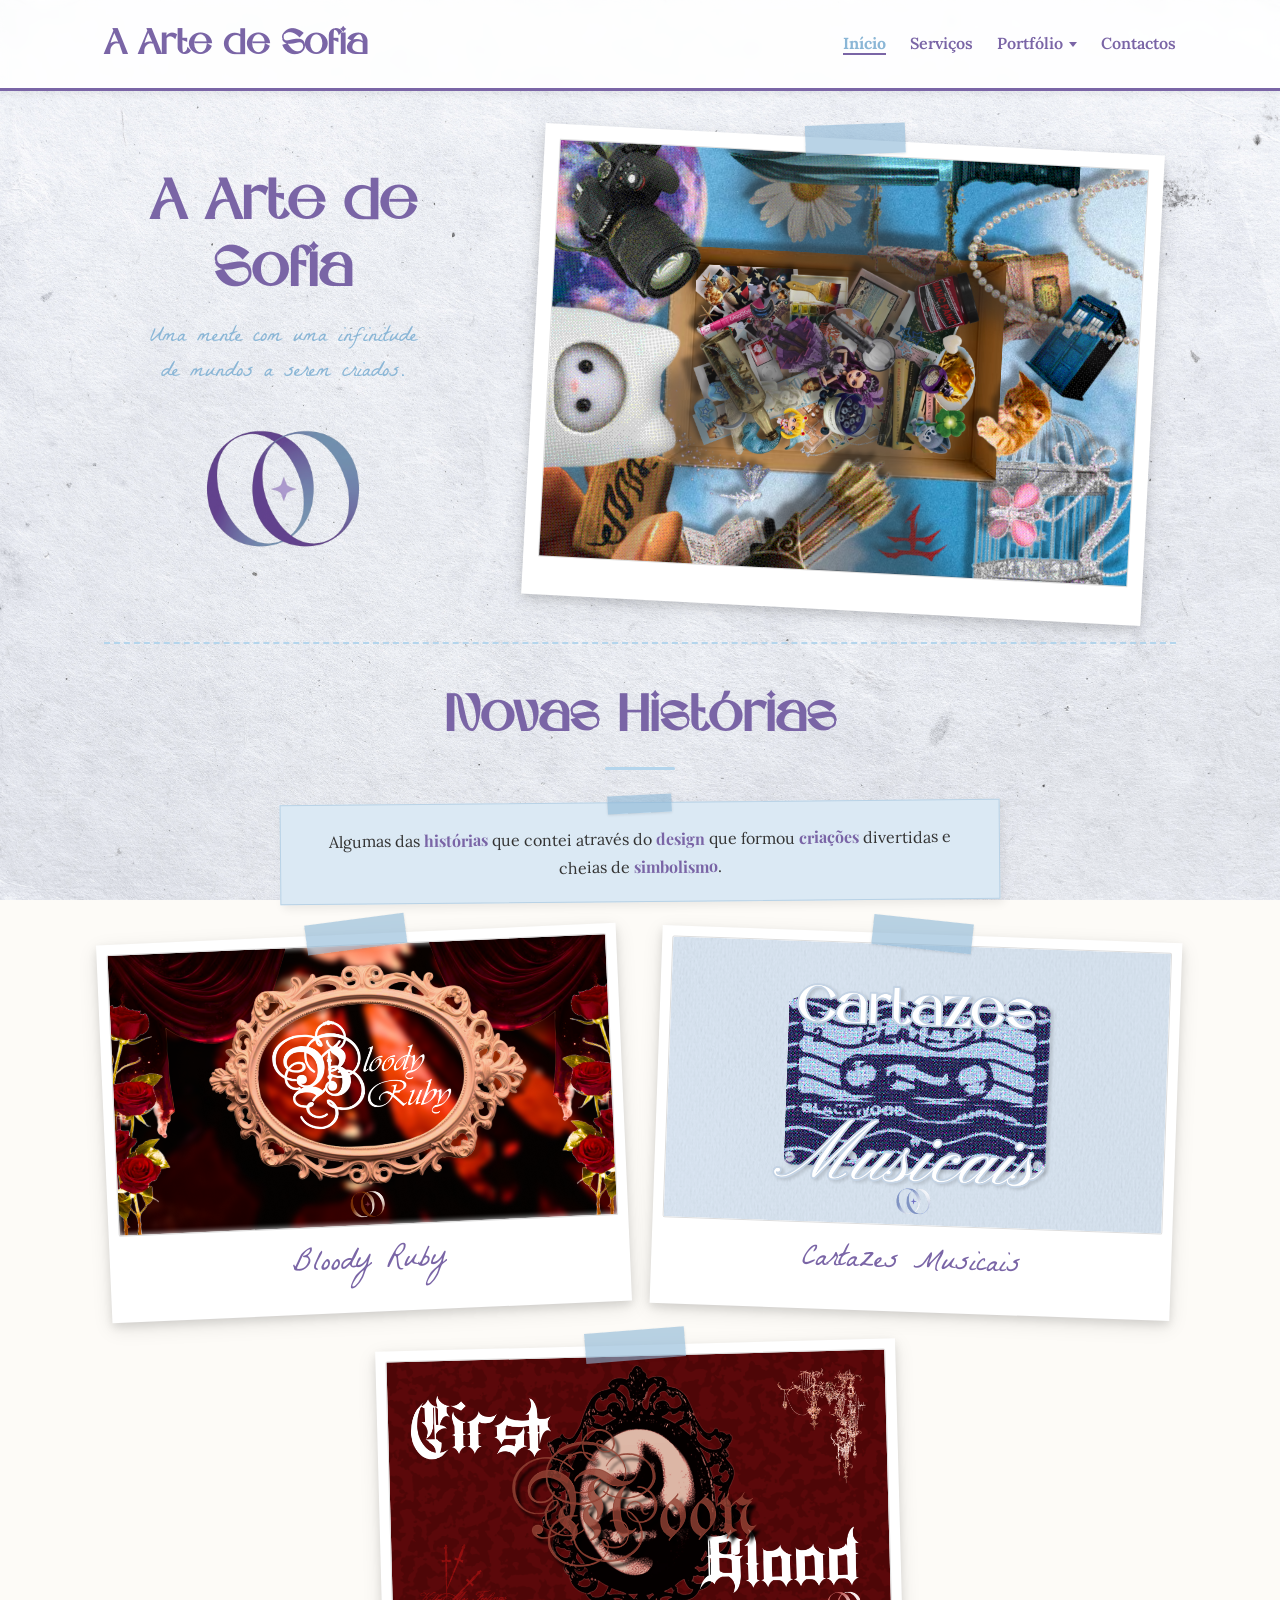
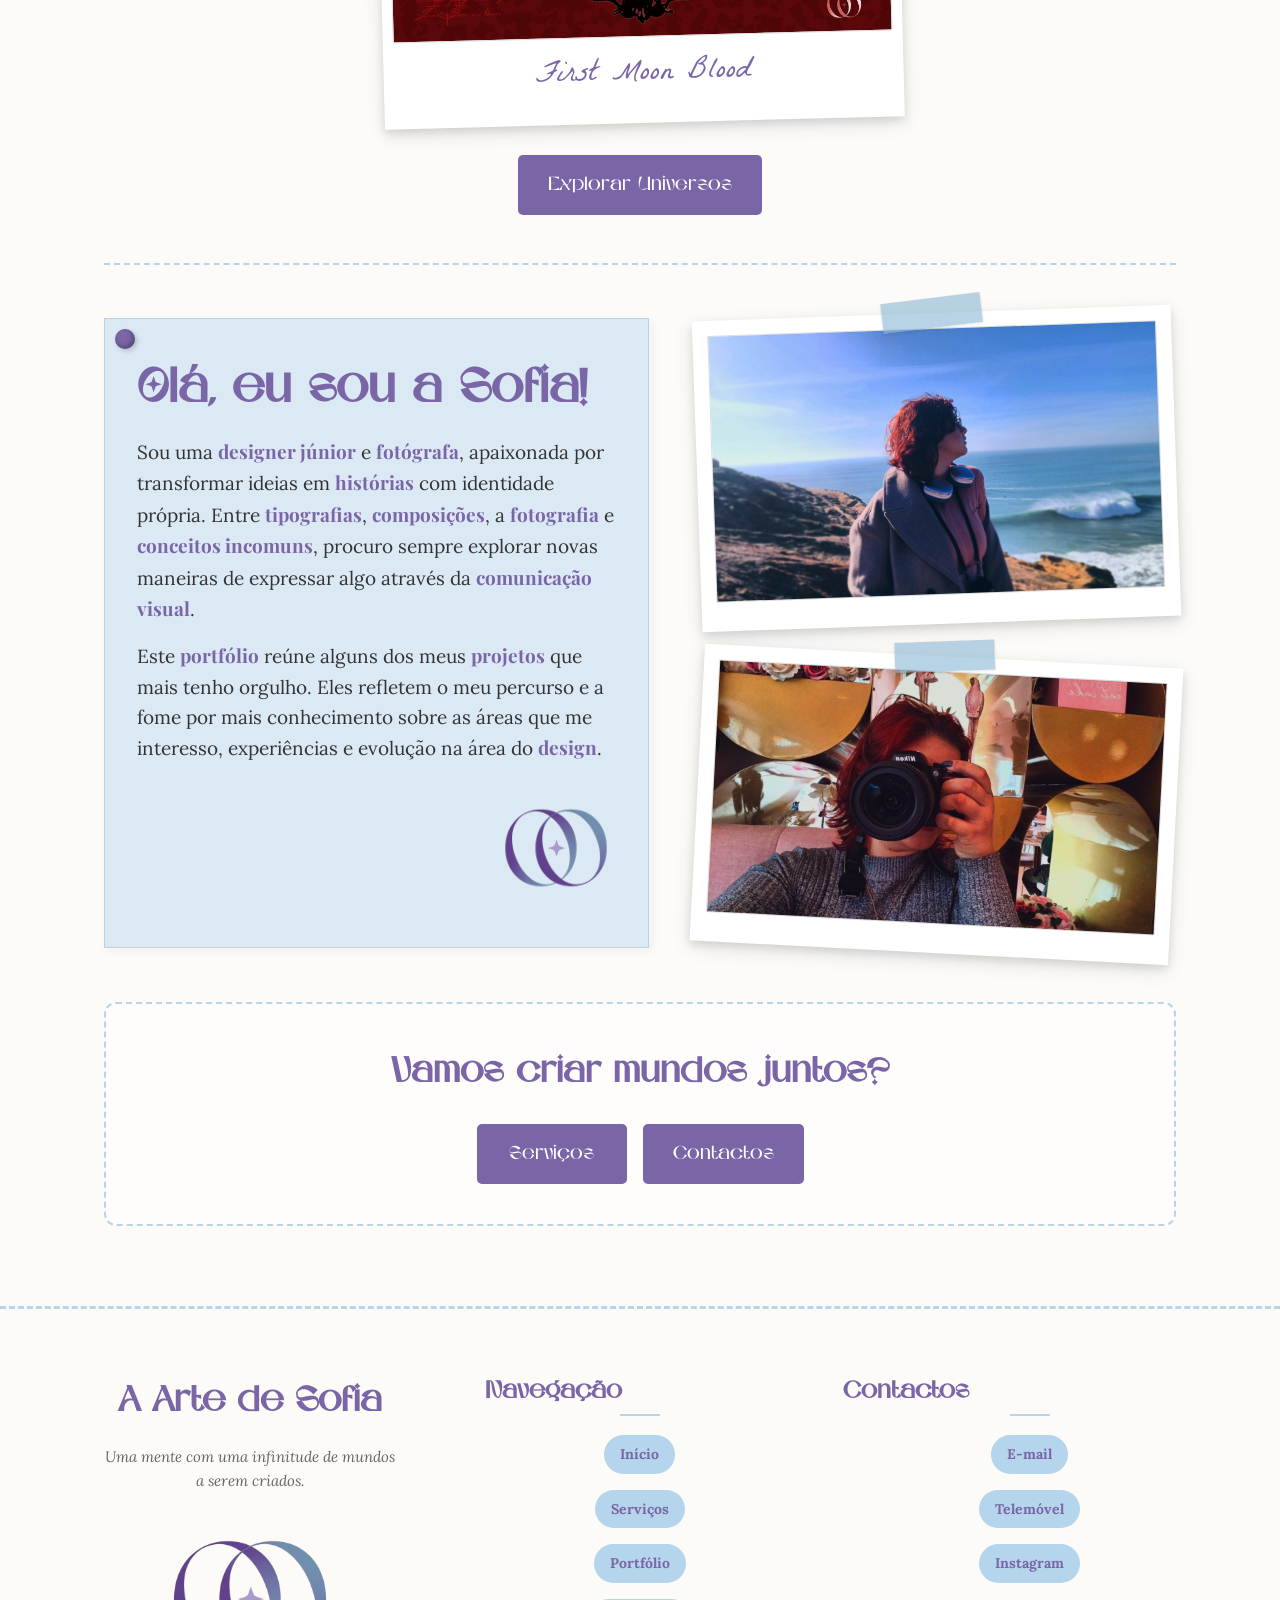
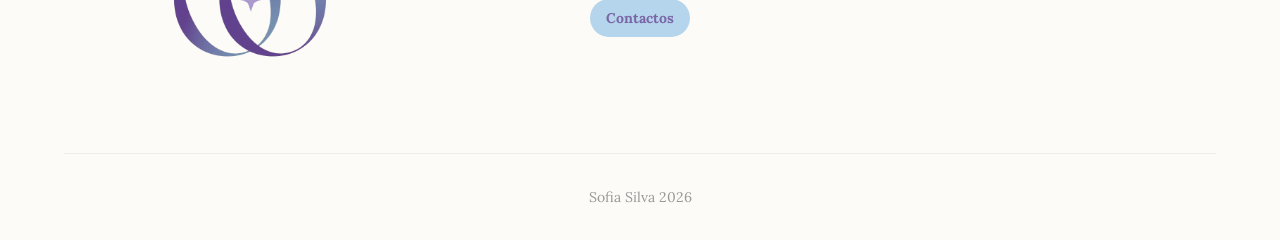
<file: html/index.html>
﻿<!DOCTYPE html>
<html lang="pt-PT">

<head>
    <meta charset="UTF-8">
    <meta name="viewport" content="width=device-width, initial-scale=1.0">
    <title>A Arte de Sofia | Sobre Mim</title>
    <link rel="stylesheet" href="../css/style.css?v=4.22">
    <link rel="icon" type="image/png" href="../images/favicon.png">
</head>

<body>
    <header>
        <nav>
            <a href="index.html" class="logotipo">A Arte de Sofia</a>
            <ul class="ligacoes-navegacao" id="lista-navegacao">
                <li><a href="index.html" class="ativo">Início</a></li>
                <li><a href="services.html">Serviços</a></li>
                <li class="navegacao-portfolio">
                    <details>
                        <summary>Portfólio</summary>
                        <ul class="submenu-portfolio">
                            <li><a href="portfolio.html">Portfólio</a></li>
                            <li><a href="bloody_ruby.html">Bloody Ruby</a></li>
                            <li><a href="cartazes_musicais.html">Cartazes musicais</a></li>
                            <li><a href="first_moon_blood.html">First Moon Blood</a></li>
                        </ul>
                    </details>
                </li>
                <li><a href="contact.html">Contactos</a></li>
            </ul>
            <button type="button" class="alternar-menu" id="botao-menu">
                <div class="barra"></div>
                <div class="barra"></div>
                <div class="barra"></div>
            </button>
        </nav>
    </header>

    <main>
        <section class="hero-zone">
            <div class="texto-hero-zone">
                <h1>A Arte de Sofia</h1>
                <p>Uma mente com uma infinitude <br> de mundos a serem criados.</p>
                <img src="../images/favicon.png" alt="Símbolo da Arte de Sofia" class="imagem-identidade-rodape">
            </div>
            <div class="polaroide polaroide-hero-zone">
                <div class="fita"></div>
                <img class="imagem-hero-zone" src="../images/hero zone.png" alt="Colagem visual que representa o universo criativo de Sofia">
            </div>
        </section>

        <section class="projetos-recentes">
            <h2 class="titulo-projetos-recentes">Novas Histórias</h2>
            <p class="introducao-projetos-recentes nota-introdutoria">Algumas das <strong>histórias</strong> que contei através do <strong>design</strong> que formou <strong>criações</strong> divertidas e cheias de <strong>simbolismo</strong>.</p>
            <div class="grelha-projetos-recentes">
                <a href="bloody_ruby.html" class="polaroide polaroide-projeto">
                    <div class="fita"></div>
                    <img src="../images/Desenvolvimento 31.png" alt="Bloody Ruby - Projeto por Sofia" loading="lazy">
                    <div class="legenda-polaroide">Bloody Ruby</div>
                </a>

                <a href="cartazes_musicais.html" class="polaroide polaroide-projeto">
                    <div class="fita"></div>
                    <img src="../images/Desenvolvimento 36.png" alt="Cartazes musicais - Projeto por Sofia" loading="lazy">
                    <div class="legenda-polaroide">Cartazes Musicais</div>
                </a>

                <a href="first_moon_blood.html" class="polaroide polaroide-projeto">
                    <div class="fita"></div>
                    <img src="../images/Desenvolvimento 26.png" alt="First Moon Blood - Projeto por Sofia" loading="lazy">
                    <div class="legenda-polaroide">First Moon Blood</div>
                </a>
            </div>
            <a class="botao-explorar-universos" href="portfolio.html">Explorar Universos</a>
        </section>

        <section class="destaque introducao-designer">
            <div class="texto-destaque nota-papel">
                <h1>Olá, eu sou a Sofia!</h1>
                <p>Sou uma <strong>designer júnior</strong> e <strong>fotógrafa</strong>, apaixonada por transformar ideias em <strong>histórias</strong> com identidade própria. Entre <strong>tipografias</strong>, <strong>composições</strong>, a <strong>fotografia</strong> e <strong>conceitos incomuns</strong>, procuro sempre explorar novas maneiras de expressar algo através da <strong>comunicação visual</strong>.</p>
                <p>Este <strong>portfólio</strong> reúne alguns dos meus <strong>projetos</strong> que mais tenho orgulho. Eles refletem o meu percurso e a fome por mais conhecimento sobre as áreas que me interesso, experiências e evolução na área do <strong>design</strong>.</p>
                <div class="assinatura">
                    <img src="../images/favicon.png" alt="Assinatura de Sofia" class="imagem-assinatura">
                </div>
            </div>

            <div class="galeria-fotos-destaque">
                <div class="polaroide">
                    <div class="fita"></div>
                    <img src="../images/photo_2026-10-20_17-53-17.jpg" alt="Sofia junto ao mar">
                    <div class="legenda-polaroide"></div>
                </div>
                <div class="polaroide">
                    <div class="fita"></div>
                    <img src="../images/photo_2026-10-20_17-58-59.jpg" alt="Sofia a tirar uma fotografia ao espelho">
                    <div class="legenda-polaroide"></div>
                </div>
            </div>
        </section>

        <section class="convite-criacao">
            <h2>Vamos criar mundos juntos?</h2>
            <div class="botoes-convite">
                <a class="botao-convite" href="services.html">Serviços</a>
                <a class="botao-convite" href="contact.html">Contactos</a>
            </div>
        </section>
    </main>

    <footer>
        <div class="contentor-rodape">
            <div class="identidade">
                <a href="index.html" class="logotipo">A Arte de Sofia</a>
                <p>Uma mente com uma infinitude de mundos a serem criados.</p>
                <img src="../images/favicon.png" alt="Símbolo da Arte de Sofia" class="imagem-identidade-rodape">
            </div>
            <nav>
                <h4 class="titulo-rodape">Navegação</h4>
                <ul>
                    <li><a href="index.html">Início</a></li>
                    <li><a href="services.html">Serviços</a></li>
                    <li><a href="portfolio.html">Portfólio</a></li>
                    <li><a href="contact.html">Contactos</a></li>
                </ul>
            </nav>
            <div>
                <h4 class="titulo-rodape">Contactos</h4>
                <div class="ligacoes-contacto-rodape">
                    <a href="mailto:sofiamonteiro.9@gmail.com">E-mail</a>
                    <a href="tel:+351934389802">Telemóvel</a>
                    <a href="https://instagram.com/soh_wish" target="_blank" rel="noopener noreferrer"
                        title="Instagram">Instagram</a>
                </div>
            </div>
        </div>
        <div class="base-rodape">
            <p>Sofia Silva 2026</p>
        </div>
    </footer>
    <script src="../js/script.js?v=1.17"></script>
</body>

</html>
</file>
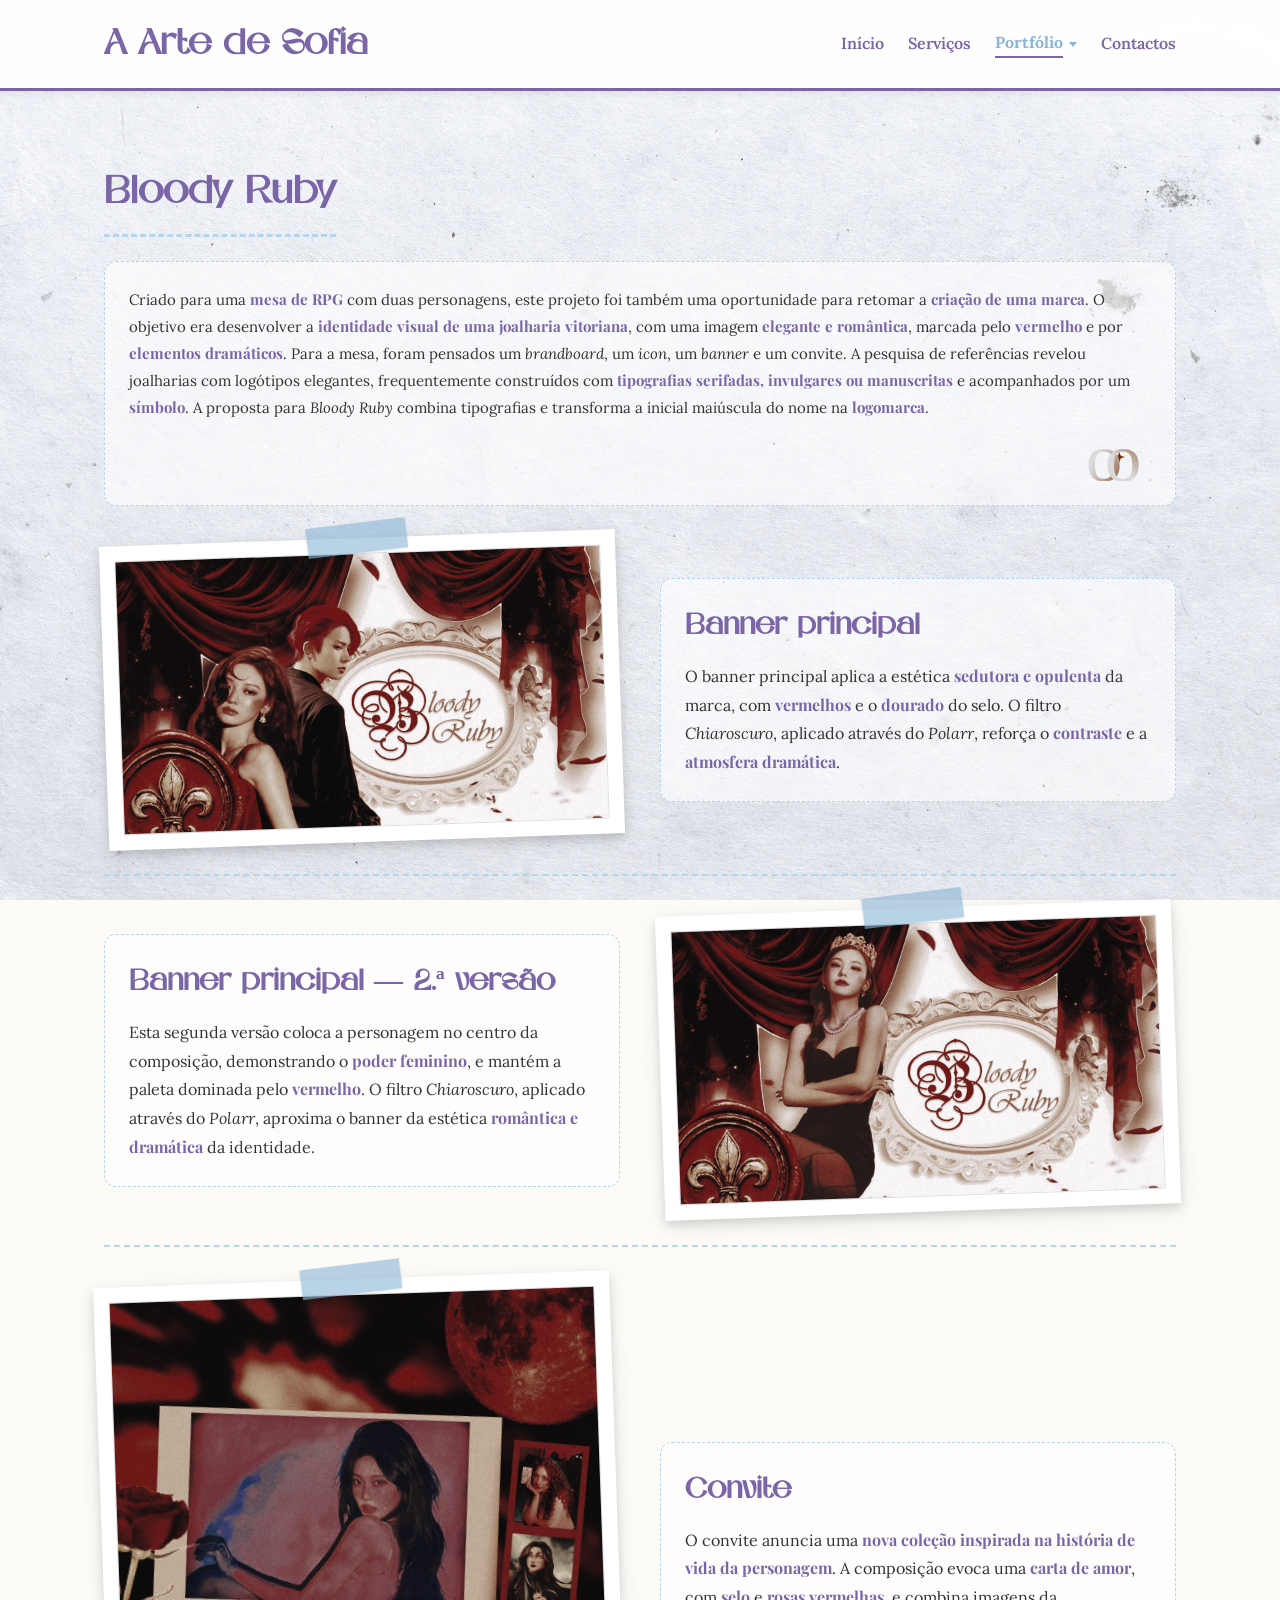
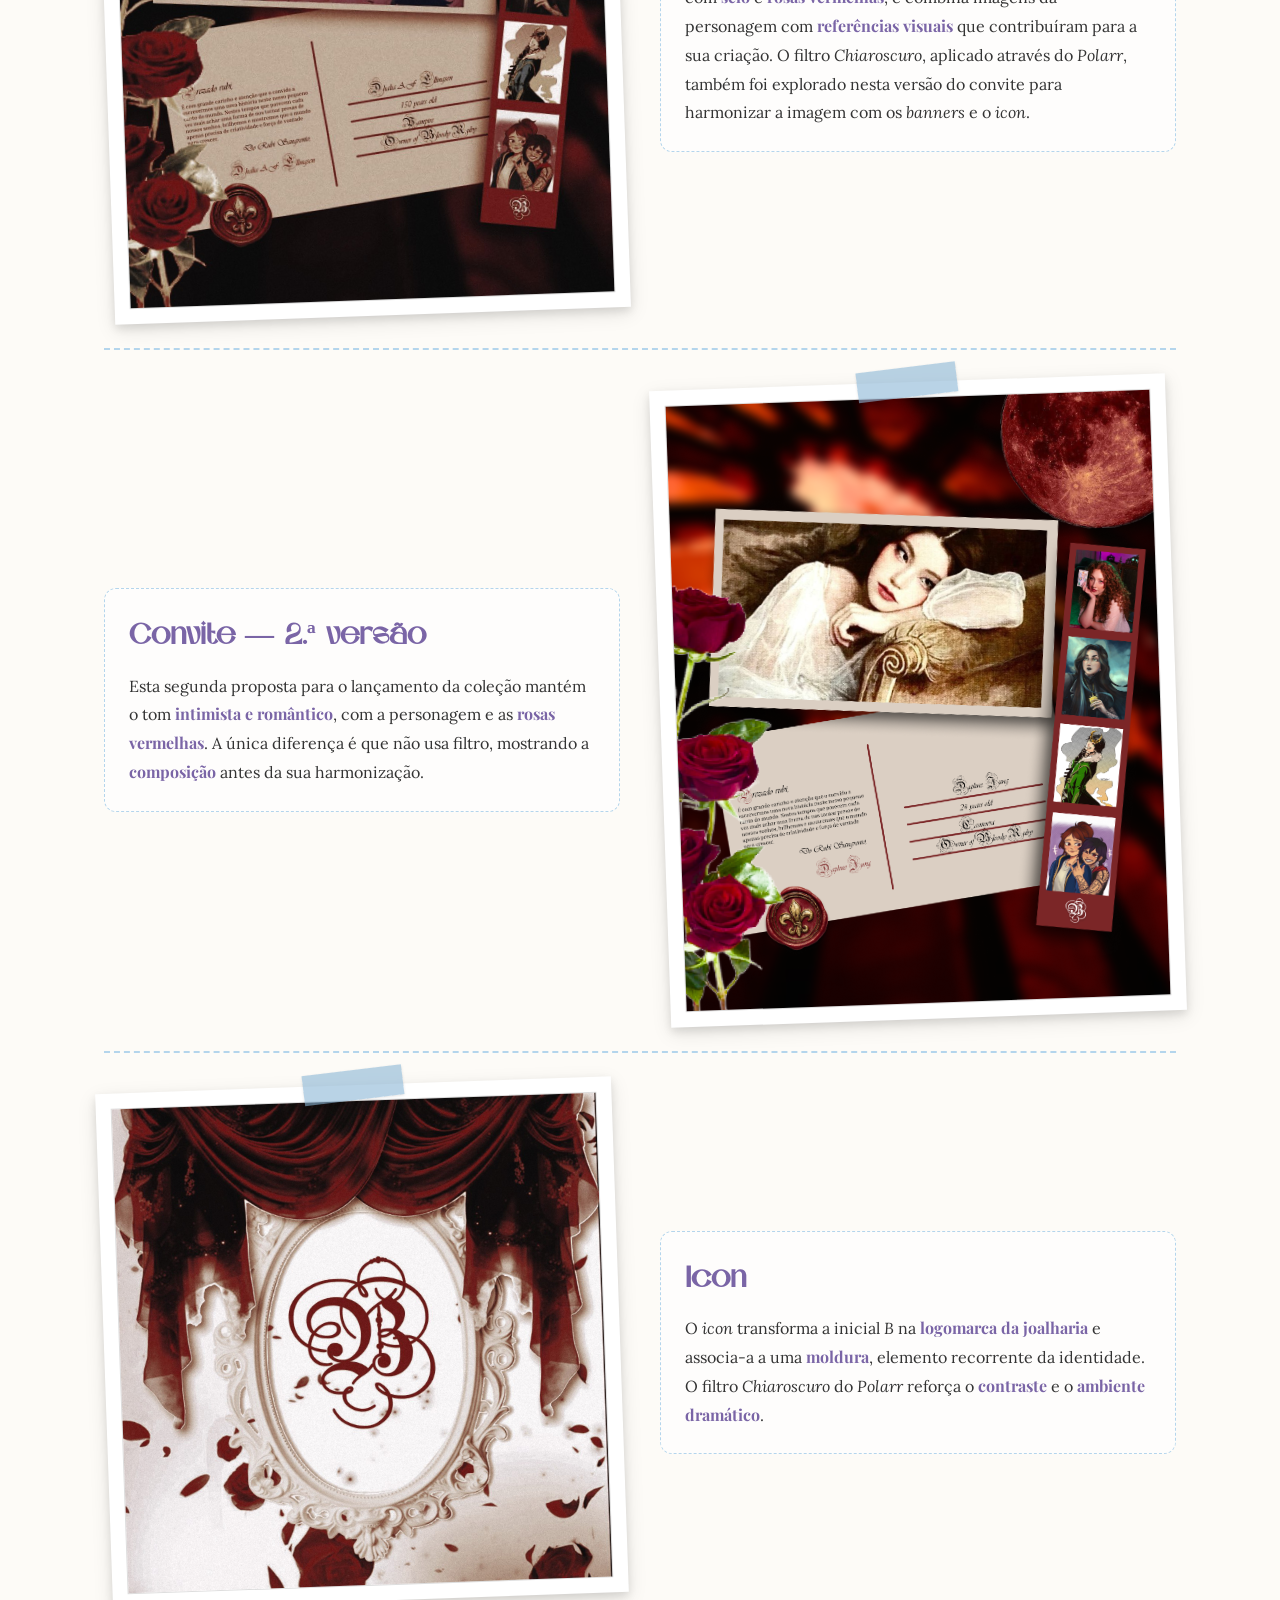
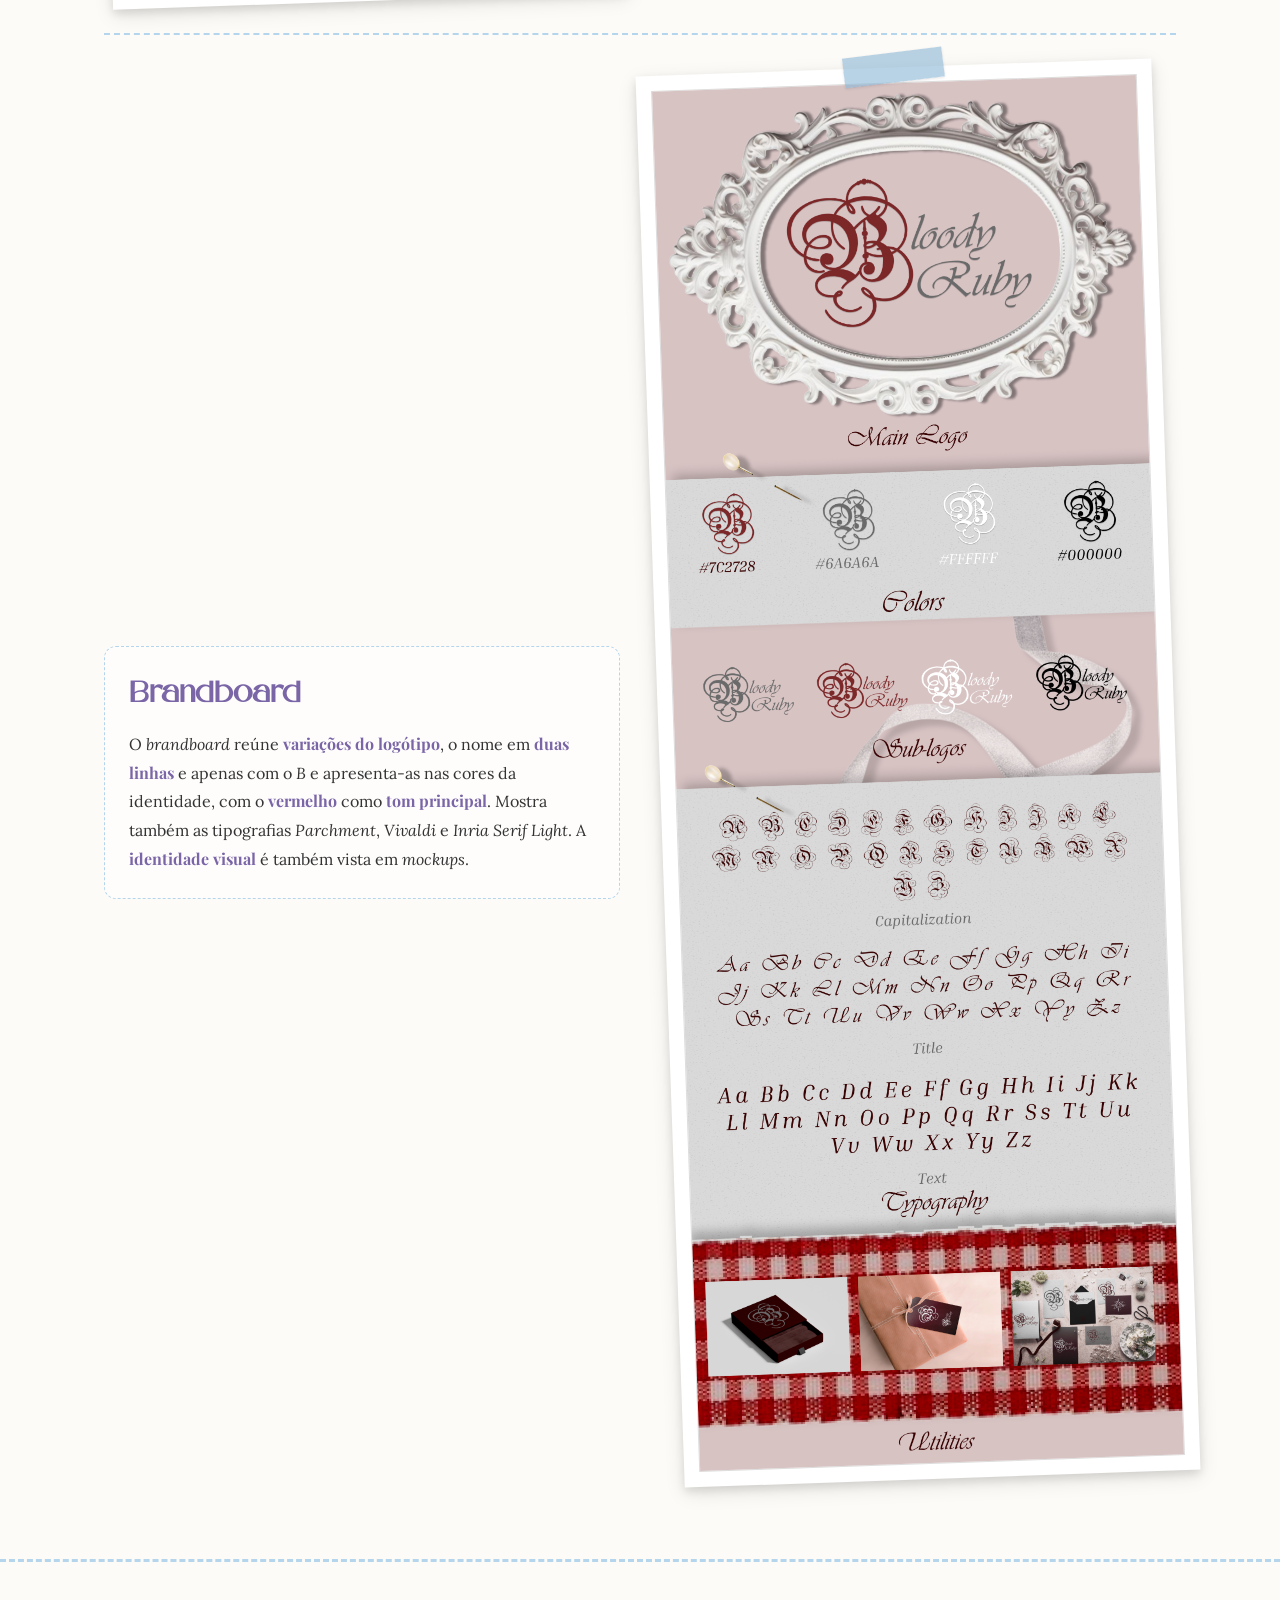
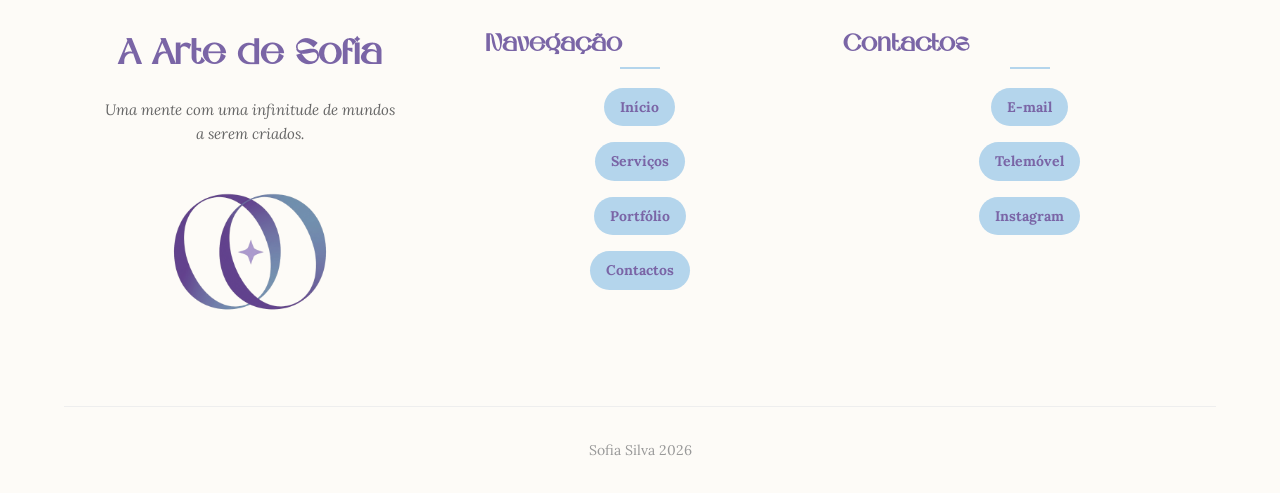
<file: html/bloody_ruby.html>
<!DOCTYPE html>
<html lang="pt-PT">
<head>
    <meta charset="UTF-8">
    <meta name="viewport" content="width=device-width, initial-scale=1.0">
    <meta name="description" content="Conheça o projeto de identidade visual Bloody Ruby.">
    <title>A Arte de Sofia | Bloody Ruby</title>
    <link rel="stylesheet" href="../css/style.css?v=4.22">
    <link rel="icon" type="image/png" href="../images/favicon.png">
</head>
<body>
    <header>
        <nav>
            <a href="index.html" class="logotipo">A Arte de Sofia</a>
            <ul class="ligacoes-navegacao" id="lista-navegacao">
                <li><a href="index.html">Início</a></li>
                <li><a href="services.html">Serviços</a></li>
                <li class="navegacao-portfolio">
                    <details>
                        <summary class="ativo"><span>Portfólio</span></summary>
                        <ul class="submenu-portfolio">
                            <li><a href="portfolio.html">Portfólio</a></li>
                            <li><a href="bloody_ruby.html" class="ativo" aria-current="page"><span>Bloody Ruby</span></a></li>
                            <li><a href="cartazes_musicais.html">Cartazes musicais</a></li>
                            <li><a href="first_moon_blood.html">First Moon Blood</a></li>
                        </ul>
                    </details>
                </li>
                <li><a href="contact.html">Contactos</a></li>
            </ul>
            <button type="button" class="alternar-menu" id="botao-menu">
                <div class="barra"></div>
                <div class="barra"></div>
                <div class="barra"></div>
            </button>
        </nav>
    </header>

    <main class="pagina-detalhe-projeto">
        <section class="secao-projeto">
            <h1 class="titulo-projeto" id="titulo-projeto">Bloody Ruby</h1>
            <div class="descricao-projeto">
                <p>Criado para uma <strong>mesa de RPG</strong> com duas personagens, este projeto foi também uma oportunidade para retomar a <strong>criação de uma marca</strong>. O objetivo era desenvolver a <strong>identidade visual de uma joalharia vitoriana</strong>, com uma imagem <strong>elegante e romântica</strong>, marcada pelo <strong>vermelho</strong> e por <strong>elementos dramáticos</strong>. Para a mesa, foram pensados um <i>brandboard</i>, um <i>icon</i>, um <i>banner</i> e um convite. A pesquisa de referências revelou joalharias com logótipos elegantes, frequentemente construídos com <strong>tipografias serifadas, invulgares ou manuscritas</strong> e acompanhados por um <strong>símbolo</strong>. A proposta para <i>Bloody Ruby</i> combina tipografias e transforma a inicial maiúscula do nome na <strong>logomarca</strong>.</p>
                <img class="logo-projeto-introducao" src="../Porfólio/Bloody Ruby/logo projeto.svg" alt="Logótipo de Bloody Ruby">
            </div>

            <div class="grelha-detalhe-projeto">
                <div class="item-detalhe-projeto">
                    <div class="polaroide polaroide-detalhe">
                        <div class="fita"></div>
                        <img src="../Porfólio/Bloody Ruby/Banner principal.jpg" alt="Banner principal de Bloody Ruby">
                    </div>
                    <div class="legenda-detalhe-projeto">
                        <h2>Banner principal</h2>
                        <p>O banner principal aplica a estética <strong>sedutora e opulenta</strong> da marca, com <strong>vermelhos</strong> e o <strong>dourado</strong> do selo. O filtro <i>Chiaroscuro</i>, aplicado através do <i>Polarr</i>, reforça o <strong>contraste</strong> e a <strong>atmosfera dramática</strong>.</p>
                    </div>
                </div>
                <div class="item-detalhe-projeto">
                    <div class="polaroide polaroide-detalhe">
                        <div class="fita"></div>
                        <img src="../Porfólio/Bloody Ruby/Banner principal V2.jpg" alt="Segunda versão do banner principal de Bloody Ruby">
                    </div>
                    <div class="legenda-detalhe-projeto">
                        <h2>Banner principal — 2.ª versão</h2>
                        <p>Esta segunda versão coloca a personagem no centro da composição, demonstrando o <strong>poder feminino</strong>, e mantém a paleta dominada pelo <strong>vermelho</strong>. O filtro <i>Chiaroscuro</i>, aplicado através do <i>Polarr</i>, aproxima o banner da estética <strong> romântica e dramática</strong> da identidade.</p>
                    </div>
                </div>
                <div class="item-detalhe-projeto">
                    <div class="polaroide polaroide-detalhe">
                        <div class="fita"></div>
                        <img src="../Porfólio/Bloody Ruby/Convite.jpg" alt="Convite para o lançamento da coleção Bloody Ruby">
                    </div>
                    <div class="legenda-detalhe-projeto">
                        <h2>Convite</h2>
                        <p>O convite anuncia uma <strong>nova coleção inspirada na história de vida da personagem</strong>. A composição evoca uma <strong>carta de amor</strong>, com <strong>selo</strong> e <strong>rosas vermelhas</strong>, e combina imagens da personagem com <strong>referências visuais</strong> que contribuíram para a sua criação. O filtro <i>Chiaroscuro</i>, aplicado através do <i>Polarr</i>, também foi explorado nesta versão do convite para harmonizar a imagem com os <i>banners</i> e o <i>icon</i>.</p>
                    </div>
                </div>
                <div class="item-detalhe-projeto">
                    <div class="polaroide polaroide-detalhe">
                        <div class="fita"></div>
                        <img src="../Porfólio/Bloody Ruby/Convite V2.png" alt="Segunda versão do convite Bloody Ruby">
                    </div>
                    <div class="legenda-detalhe-projeto">
                        <h2>Convite — 2.ª versão</h2>
                        <p>Esta segunda proposta para o lançamento da coleção mantém o tom <strong>intimista e romântico</strong>, com a personagem e as <strong>rosas vermelhas</strong>. A única diferença é que não usa filtro, mostrando a <strong>composição</strong> antes da sua harmonização.</p>
                    </div>
                </div>
                <div class="item-detalhe-projeto">
                    <div class="polaroide polaroide-detalhe">
                        <div class="fita"></div>
                        <img src="../Porfólio/Bloody Ruby/Icon.jpg" alt="Icon de Bloody Ruby">
                    </div>
                    <div class="legenda-detalhe-projeto">
                        <h2>Icon</h2>
                        <p>O <i>icon</i> transforma a inicial <i>B</i> na <strong>logomarca da joalharia</strong> e associa-a a uma <strong>moldura</strong>, elemento recorrente da identidade. O filtro <i>Chiaroscuro</i> do <i>Polarr</i> reforça o <strong>contraste</strong> e o <strong>ambiente dramático</strong>.</p>
                    </div>
                </div>
                <div class="item-detalhe-projeto">
                    <div class="polaroide polaroide-detalhe polaroide-brandboard">
                        <div class="fita"></div>
                        <img src="../Porfólio/Bloody Ruby/Bloody Ruby.png" alt="Brandboard da joalharia Bloody Ruby">
                    </div>
                    <div class="legenda-detalhe-projeto">
                        <h2>Brandboard</h2>
                        <p>O <i>brandboard</i> reúne <strong>variações do logótipo</strong>, o nome em <strong>duas linhas</strong> e apenas com o <i>B</i> e apresenta-as nas cores da identidade, com o <strong>vermelho</strong> como <strong>tom principal</strong>. Mostra também as tipografias <i>Parchment</i>, <i>Vivaldi</i> e <i>Inria Serif Light</i>. A <strong>identidade visual</strong> é também vista em <i>mockups</i>.</p>
                    </div>
                </div>
            </div>
        </section>
    </main>

    <footer>
        <div class="contentor-rodape">
            <div class="identidade">
                <a href="index.html" class="logotipo">A Arte de Sofia</a>
                <p>Uma mente com uma infinitude de mundos a serem criados.</p>
                <img src="../images/favicon.png" alt="Símbolo da Arte de Sofia" class="imagem-identidade-rodape">
            </div>
            <nav>
                <h4 class="titulo-rodape">Navegação</h4>
                <ul>
                    <li><a href="index.html">Início</a></li>
                    <li><a href="services.html">Serviços</a></li>
                    <li><a href="portfolio.html">Portfólio</a></li>
                    <li><a href="contact.html">Contactos</a></li>
                </ul>
            </nav>
            <div>
                <h4 class="titulo-rodape">Contactos</h4>
                <div class="ligacoes-contacto-rodape">
                    <a href="mailto:sofiamonteiro.9@gmail.com">E-mail</a>
                    <a href="tel:+351934389802">Telemóvel</a>
                    <a href="https://instagram.com/soh_wish" target="_blank" rel="noopener noreferrer" title="Instagram">Instagram</a>
                </div>
            </div>
        </div>
        <div class="base-rodape">
            <p>Sofia Silva 2026</p>
        </div>
    </footer>
    <script src="../js/script.js?v=1.17"></script>
</body>
</html>
</file>
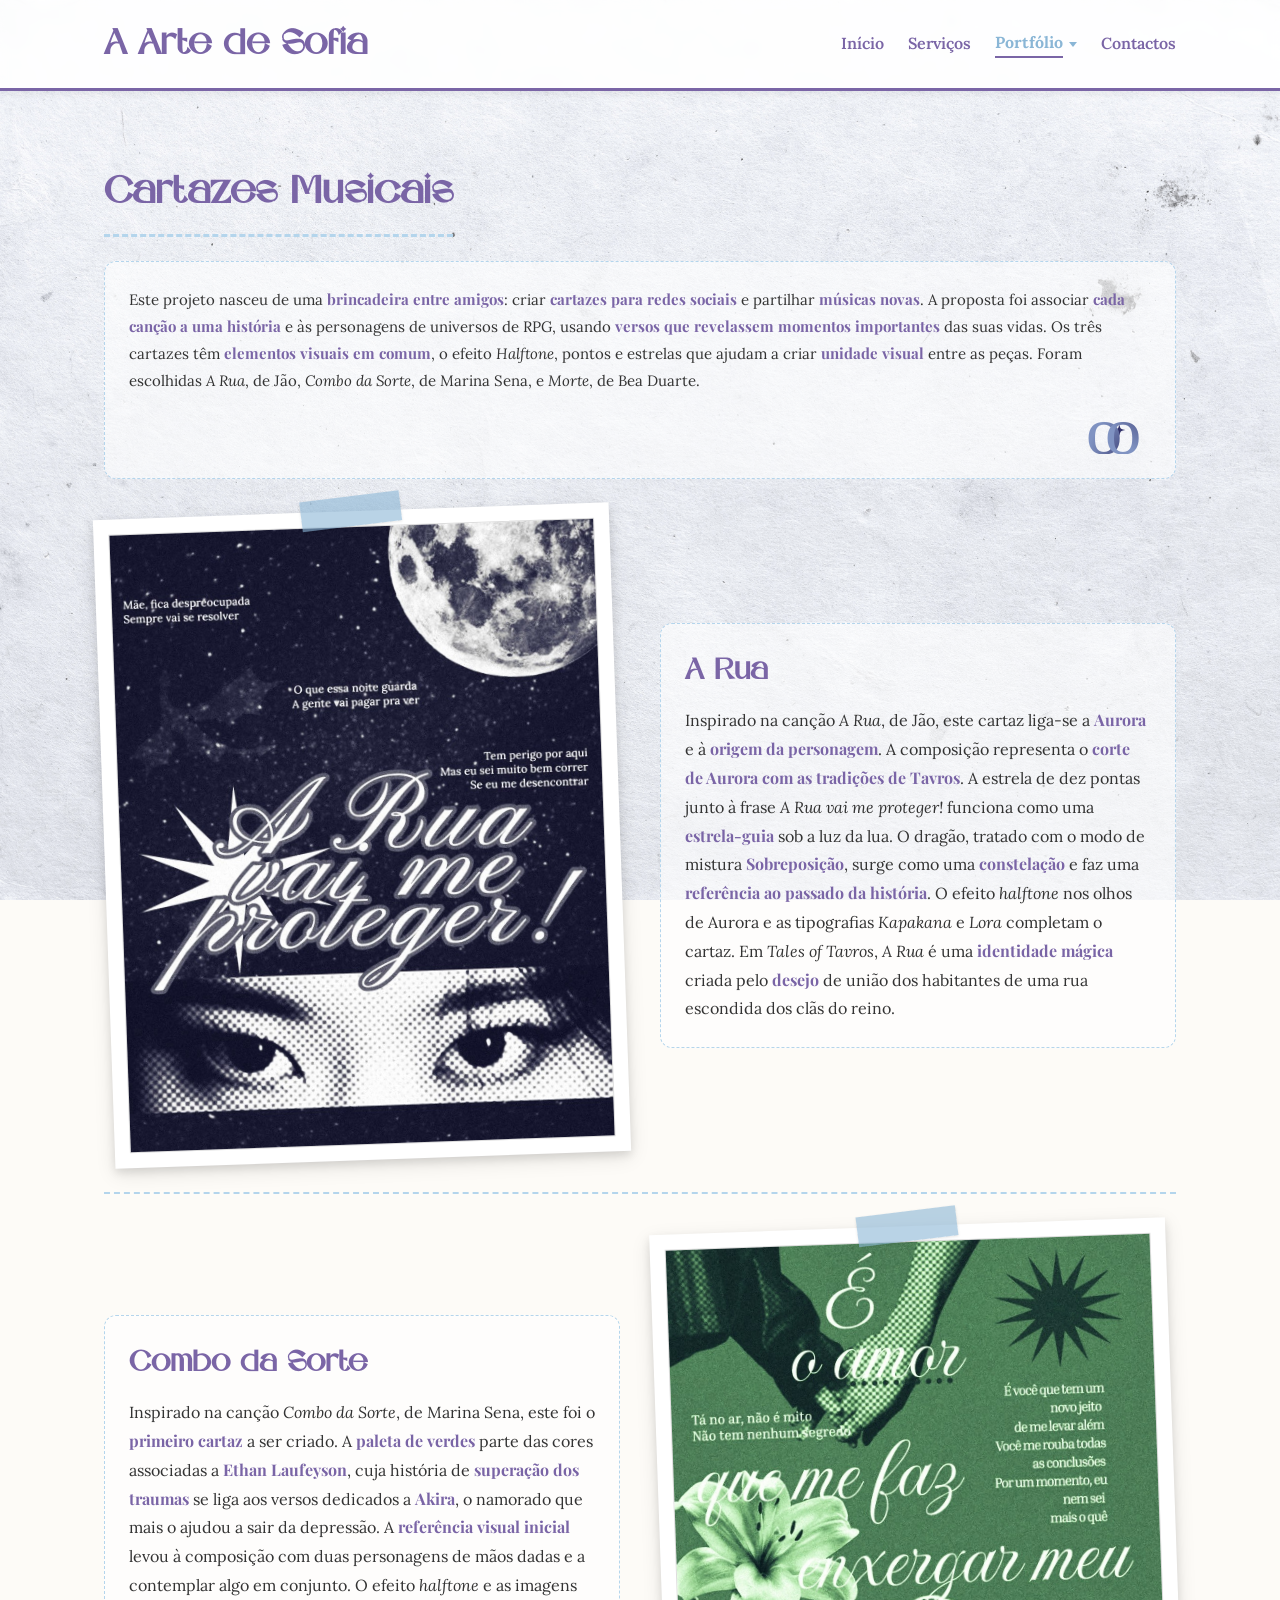
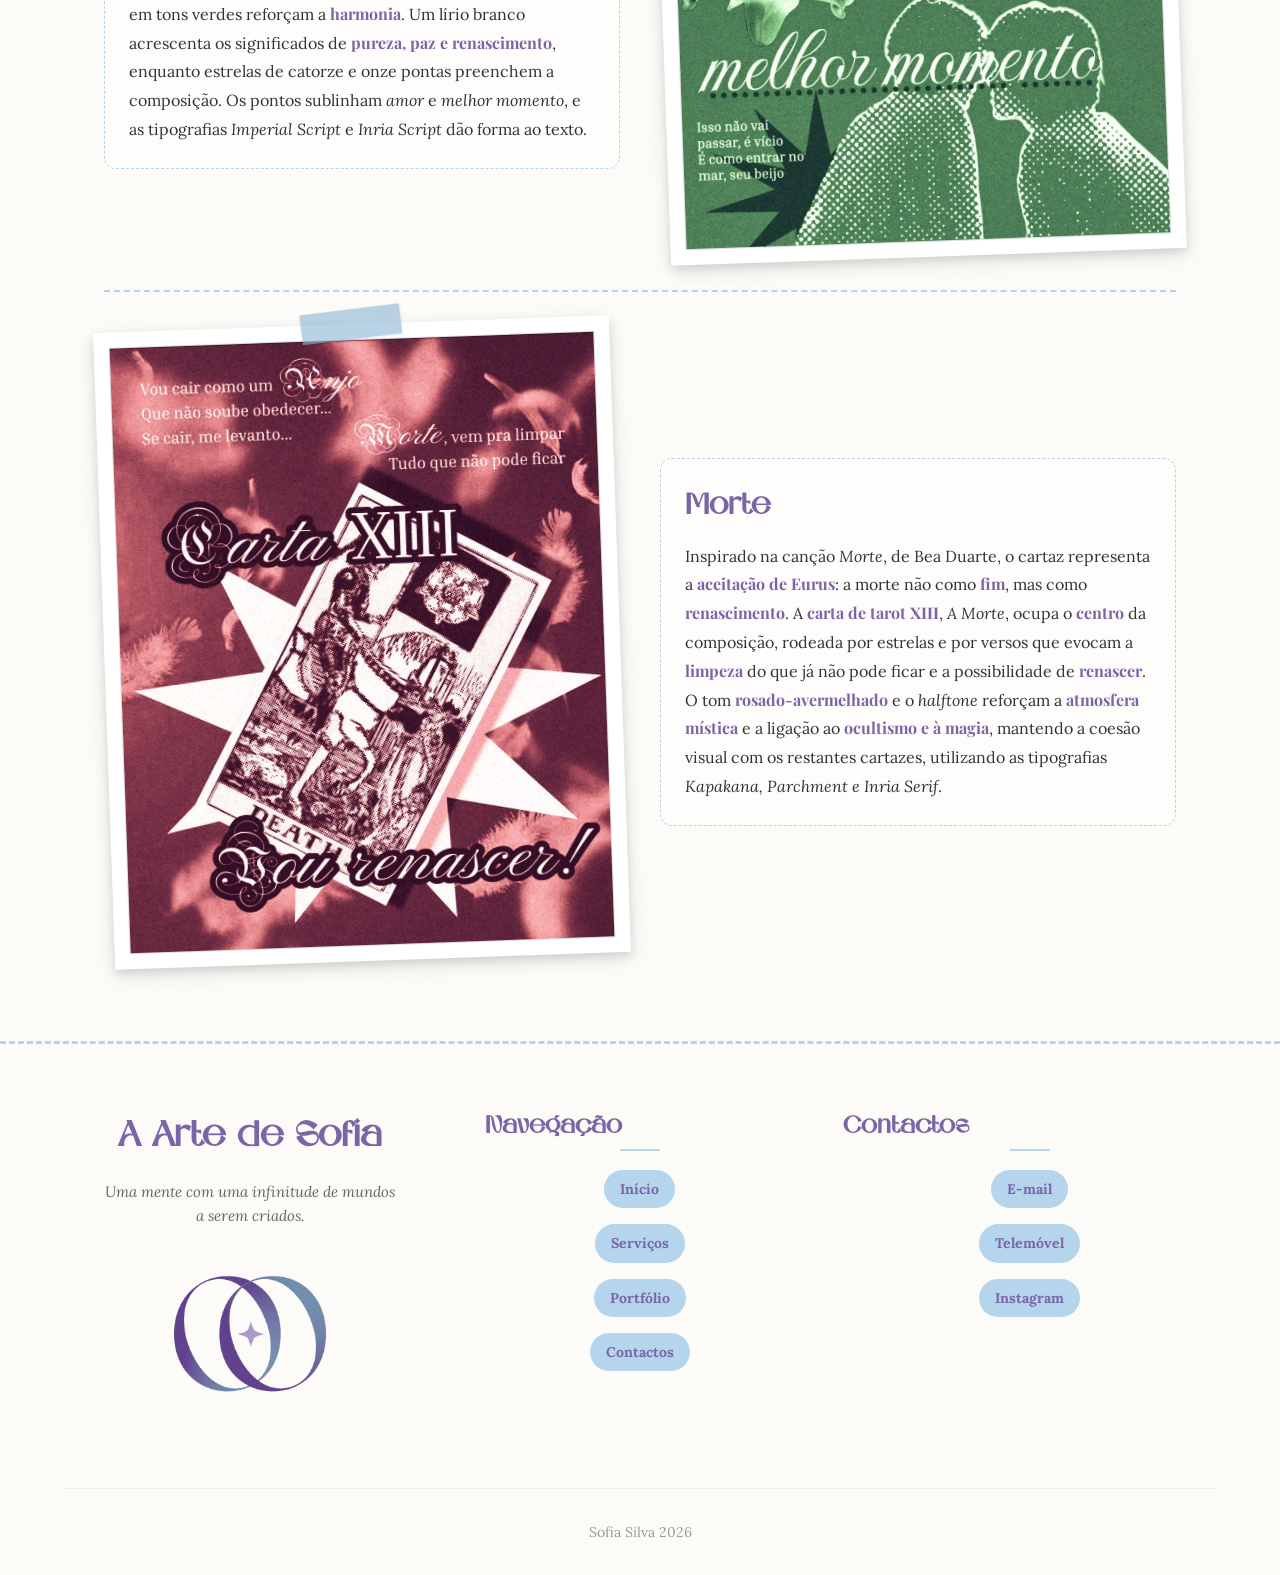
<file: html/cartazes_musicais.html>
<!DOCTYPE html>
<html lang="pt-PT">
<head>
    <meta charset="UTF-8">
    <meta name="viewport" content="width=device-width, initial-scale=1.0">
    <meta name="description" content="Conheça o projeto de cartazes musicais inspirado em canções e histórias autorais.">
    <title>A Arte de Sofia | Cartazes Musicais</title>
    <link rel="stylesheet" href="../css/style.css?v=4.22">
    <link rel="icon" type="image/png" href="../images/favicon.png">
</head>
<body>
    <header>
        <nav>
            <a href="index.html" class="logotipo">A Arte de Sofia</a>
            <ul class="ligacoes-navegacao" id="lista-navegacao">
                <li><a href="index.html">Início</a></li>
                <li><a href="services.html">Serviços</a></li>
                <li class="navegacao-portfolio">
                    <details>
                        <summary class="ativo"><span>Portfólio</span></summary>
                        <ul class="submenu-portfolio">
                            <li><a href="portfolio.html">Portfólio</a></li>
                            <li><a href="bloody_ruby.html">Bloody Ruby</a></li>
                            <li><a href="cartazes_musicais.html" class="ativo" aria-current="page"><span>Cartazes Musicais</span></a></li>
                            <li><a href="first_moon_blood.html">First Moon Blood</a></li>
                        </ul>
                    </details>
                </li>
                <li><a href="contact.html">Contactos</a></li>
            </ul>
            <button type="button" class="alternar-menu" id="botao-menu">
                <div class="barra"></div>
                <div class="barra"></div>
                <div class="barra"></div>
            </button>
        </nav>
    </header>

    <main class="pagina-detalhe-projeto">
        <section class="secao-projeto">
            <h1 class="titulo-projeto" id="titulo-projeto">Cartazes Musicais</h1>
            <div class="descricao-projeto">
                <p>Este projeto nasceu de uma <strong>brincadeira entre amigos</strong>: criar <strong>cartazes para redes sociais</strong> e partilhar <strong>músicas novas</strong>. A proposta foi associar <strong>cada canção a uma história</strong> e às personagens de universos de RPG, usando <strong>versos que revelassem momentos importantes</strong> das suas vidas. Os três cartazes têm <strong>elementos visuais em comum</strong>, o efeito <i>Halftone</i>, pontos e estrelas que ajudam a criar <strong>unidade visual</strong> entre as peças. Foram escolhidas <i>A Rua</i>, de Jão, <i>Combo da Sorte</i>, de Marina Sena, e <i>Morte</i>, de Bea Duarte.</p>
                <img class="logo-projeto-introducao" src="../Porfólio/Cartazes musicais/logo projeto.svg" alt="Logótipo de Cartazes Musicais">
            </div>

            <div class="grelha-detalhe-projeto">
                <div class="item-detalhe-projeto">
                    <div class="polaroide polaroide-detalhe">
                        <div class="fita"></div>
                        <img src="../Porfólio/Cartazes musicais/A Rua.jpg" alt="Cartaz A Rua">
                    </div>
                    <div class="legenda-detalhe-projeto">
                        <h2>A Rua</h2>
                        <p>Inspirado na canção <i>A Rua</i>, de Jão, este cartaz liga-se a <strong>Aurora</strong> e à <strong>origem da personagem</strong>. A composição representa o <strong>corte de Aurora com as tradições de Tavros</strong>. A estrela de dez pontas junto à frase <i>A Rua vai me proteger!</i> funciona como uma <strong>estrela-guia</strong> sob a luz da lua. O dragão, tratado com o modo de mistura <strong>Sobreposição</strong>, surge como uma <strong>constelação</strong> e faz uma <strong>referência ao passado da história</strong>. O efeito <i>halftone</i> nos olhos de Aurora e as tipografias <i>Kapakana</i> e <i>Lora</i> completam o cartaz. Em <i>Tales of Tavros</i>, <i>A Rua</i> é uma <strong>identidade mágica</strong> criada pelo <strong>desejo</strong> de união dos habitantes de uma rua escondida dos clãs do reino.</p>
                    </div>
                </div>
                <div class="item-detalhe-projeto">
                    <div class="polaroide polaroide-detalhe">
                        <div class="fita"></div>
                        <img src="../Porfólio/Cartazes musicais/Combo da Sorte.png" alt="Cartaz Combo da Sorte">
                    </div>
                    <div class="legenda-detalhe-projeto">
                        <h2>Combo da Sorte</h2>
                        <p>Inspirado na canção <i>Combo da Sorte</i>, de Marina Sena, este foi o <strong>primeiro cartaz</strong> a ser criado. A <strong>paleta de verdes</strong> parte das cores associadas a <strong>Ethan Laufeyson</strong>, cuja história de <strong>superação dos traumas</strong> se liga aos versos dedicados a <strong>Akira</strong>, o namorado que mais o ajudou a sair da depressão. A <strong>referência visual inicial</strong> levou à composição com duas personagens de mãos dadas e a contemplar algo em conjunto. O efeito <i>halftone</i> e as imagens em tons verdes reforçam a <strong>harmonia</strong>. Um lírio branco acrescenta os significados de <strong>pureza, paz e renascimento</strong>, enquanto estrelas de catorze e onze pontas preenchem a composição. Os pontos sublinham <i>amor</i> e <i>melhor momento</i>, e as tipografias <i>Imperial Script</i> e <i>Inria Script</i> dão forma ao texto.</p>
                    </div>
                </div>
                <div class="item-detalhe-projeto">
                    <div class="polaroide polaroide-detalhe">
                        <div class="fita"></div>
                        <img src="../Porfólio/Cartazes musicais/Morte.jpg" alt="Cartaz Morte">
                    </div>
                    <div class="legenda-detalhe-projeto">
                        <h2>Morte</h2>
                        <p>Inspirado na canção <i>Morte</i>, de Bea Duarte, o cartaz representa a <strong>aceitação de Eurus</strong>: a morte não como <strong>fim</strong>, mas como <strong>renascimento</strong>. A <strong>carta de tarot XIII</strong>, <i>A Morte</i>, ocupa o <strong>centro</strong> da composição, rodeada por estrelas e por versos que evocam a <strong>limpeza</strong> do que já não pode ficar e a possibilidade de <strong>renascer</strong>. O tom <strong>rosado-avermelhado</strong> e o <i>halftone</i> reforçam a <strong>atmosfera mística</strong> e a ligação ao <strong>ocultismo e à magia</strong>, mantendo a coesão visual com os restantes cartazes, utilizando as tipografias <i> Kapakana, Parchment e Inria Serif</i>.</p>
                    </div>
                </div>
            </div>
        </section>
    </main>

    <footer>
        <div class="contentor-rodape">
            <div class="identidade">
                <a href="index.html" class="logotipo">A Arte de Sofia</a>
                <p>Uma mente com uma infinitude de mundos a serem criados.</p>
                <img src="../images/favicon.png" alt="Símbolo da Arte de Sofia" class="imagem-identidade-rodape">
            </div>
            <nav>
                <h4 class="titulo-rodape">Navegação</h4>
                <ul>
                    <li><a href="index.html">Início</a></li>
                    <li><a href="services.html">Serviços</a></li>
                    <li><a href="portfolio.html">Portfólio</a></li>
                    <li><a href="contact.html">Contactos</a></li>
                </ul>
            </nav>
            <div>
                <h4 class="titulo-rodape">Contactos</h4>
                <div class="ligacoes-contacto-rodape">
                    <a href="mailto:sofiamonteiro.9@gmail.com">E-mail</a>
                    <a href="tel:+351934389802">Telemóvel</a>
                    <a href="https://instagram.com/soh_wish" target="_blank" rel="noopener noreferrer" title="Instagram">Instagram</a>
                </div>
            </div>
        </div>
        <div class="base-rodape">
            <p>Sofia Silva 2026</p>
        </div>
    </footer>
    <script src="../js/script.js?v=1.17"></script>
</body>
</html>
</file>
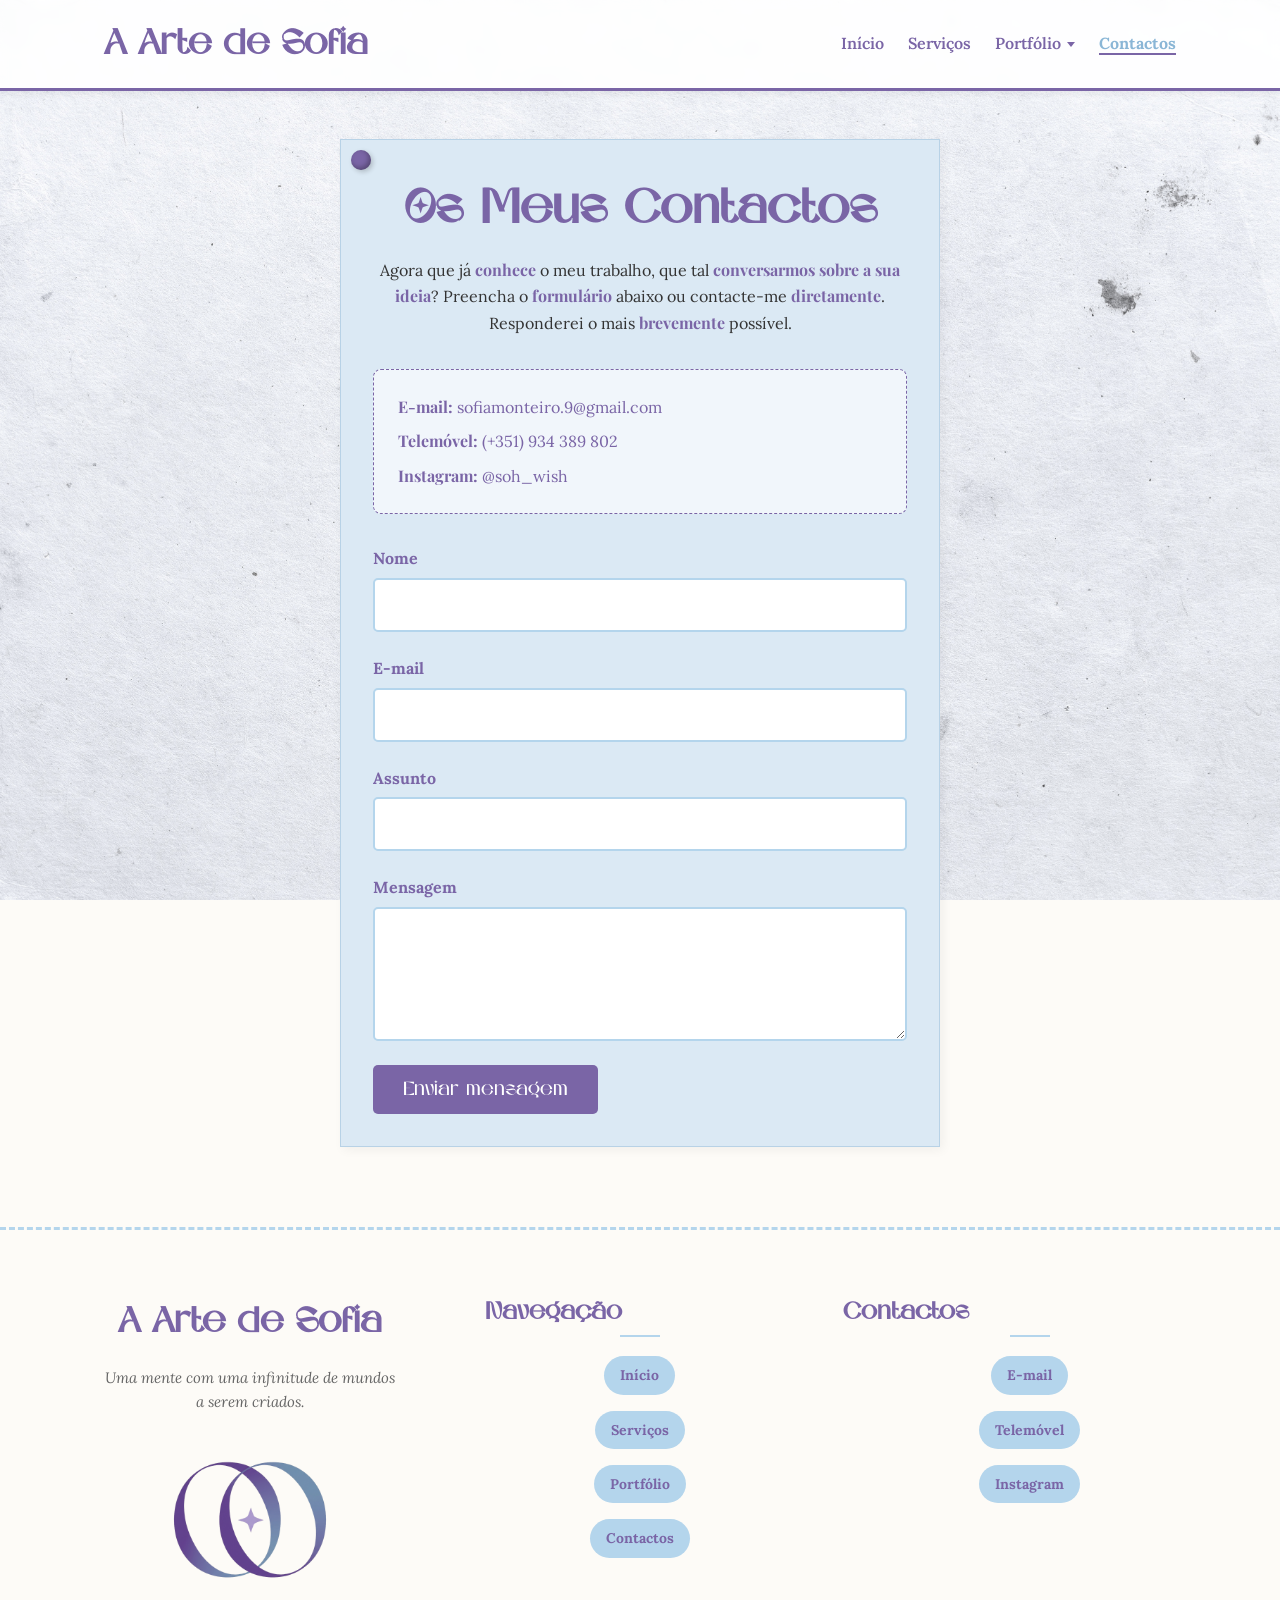
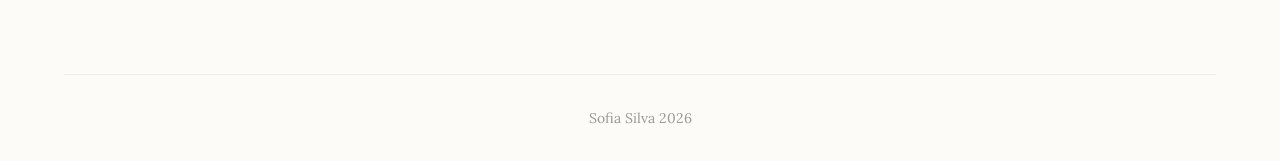
<file: html/contact.html>
<!DOCTYPE html>
<html lang="pt-PT">

<head>
    <meta charset="UTF-8">
    <meta name="viewport" content="width=device-width, initial-scale=1.0">
    <title>A Arte de Sofia | Contactos</title>
    <link rel="stylesheet" href="../css/style.css?v=4.22">
    <link rel="icon" type="image/png" href="../images/favicon.png">
</head>

<body>
    <header>
        <nav>
            <a href="index.html" class="logotipo">A Arte de Sofia</div>
            <ul class="ligacoes-navegacao" id="lista-navegacao">
                <li><a href="index.html">Início</a></li>
                <li><a href="services.html">Serviços</a></li>
                <li class="navegacao-portfolio">
                    <details>
                        <summary>Portfólio</summary>
                        <ul class="submenu-portfolio">
                            <li><a href="portfolio.html">Portfólio</a></li>
                            <li><a href="bloody_ruby.html">Bloody Ruby</a></li>
                            <li><a href="cartazes_musicais.html">Cartazes musicais</a></li>
                            <li><a href="first_moon_blood.html">First Moon Blood</a></li>
                        </ul>
                    </details>
                </li>
                <li><a href="contact.html" class="ativo">Contactos</a></li>
            </ul>
            <button type="button" class="alternar-menu" id="botao-menu">
                <div class="barra"></div>
                <div class="barra"></div>
                <div class="barra"></div>
            </button>
        </nav>
    </header>

    <main>
        <div class="contentor-contacto nota-papel">
            <h1>Os Meus Contactos</h1>
            <p class="introducao-contacto">Agora que já <strong>conhece</strong> o meu trabalho, que tal <strong>conversarmos sobre a sua ideia</strong>? Preencha o <strong>formulário</strong> abaixo ou contacte-me <strong>diretamente</strong>. Responderei o mais <strong>brevemente</strong> possível.</p>

            <div class="painel-contacto">
                <p><strong>E-mail:</strong> <a href="mailto:sofiamonteiro.9@gmail.com">sofiamonteiro.9@gmail.com</a></p>
                <p><strong>Telemóvel:</strong> <a href="tel:+351934389802">(+351) 934 389 802</a></p>
                <p><strong>Instagram:</strong> <a href="https://instagram.com/soh_wish" target="_blank" rel="noopener noreferrer">@soh_wish</a></p>
            </div>

            <form action="mailto:sofiamonteiro.9@gmail.com" method="POST" enctype="text/plain">
                <div class="campo-formulario">
                    <label for="contact-name">Nome</label>
                    <input id="contact-name" type="text" name="nome" autocomplete="name" required>
                </div>
                <div class="campo-formulario">
                    <label for="contact-email">E-mail</label>
                    <input id="contact-email" type="email" name="e-mail" autocomplete="email" required>
                </div>
                <div class="campo-formulario">
                    <label for="contact-subject">Assunto</label>
                    <input id="contact-subject" type="text" name="assunto" required>
                </div>
                <div class="campo-formulario">
                    <label for="contact-message">Mensagem</label>
                    <textarea id="contact-message" name="mensagem" rows="5" required></textarea>
                </div>
                <button type="submit">Enviar mensagem</button>
            </form>
        </div>
    </main>

    <footer>
        <div class="contentor-rodape">
            <div class="identidade">
                <div class="logotipo">A Arte de Sofia</div>
                <p>Uma mente com uma infinitude de mundos a serem criados.</p>
                <img src="../images/favicon.png" alt="Símbolo da Arte de Sofia" class="imagem-identidade-rodape">
            </div>
            <nav>
                <h4 class="titulo-rodape">Navegação</h4>
                <ul>
                    <li><a href="index.html">Início</a></li>
                    <li><a href="services.html">Serviços</a></li>
                    <li><a href="portfolio.html">Portfólio</a></li>
                    <li><a href="contact.html">Contactos</a></li>
                </ul>
            </nav>
            <div>
                <h4 class="titulo-rodape">Contactos</h4>
                <div class="ligacoes-contacto-rodape">
                    <a href="mailto:sofiamonteiro.9@gmail.com">E-mail</a>
                    <a href="tel:+351934389802">Telemóvel</a>
                    <a href="https://instagram.com/soh_wish" target="_blank" rel="noopener noreferrer"
                        title="Instagram">Instagram</a>
                </div>
            </div>
        </div>
        <div class="base-rodape">
            <p>Sofia Silva 2026</p>
        </div>
    </footer>
    <script src="../js/script.js?v=1.17"></script>
</body>

</html>
</file>
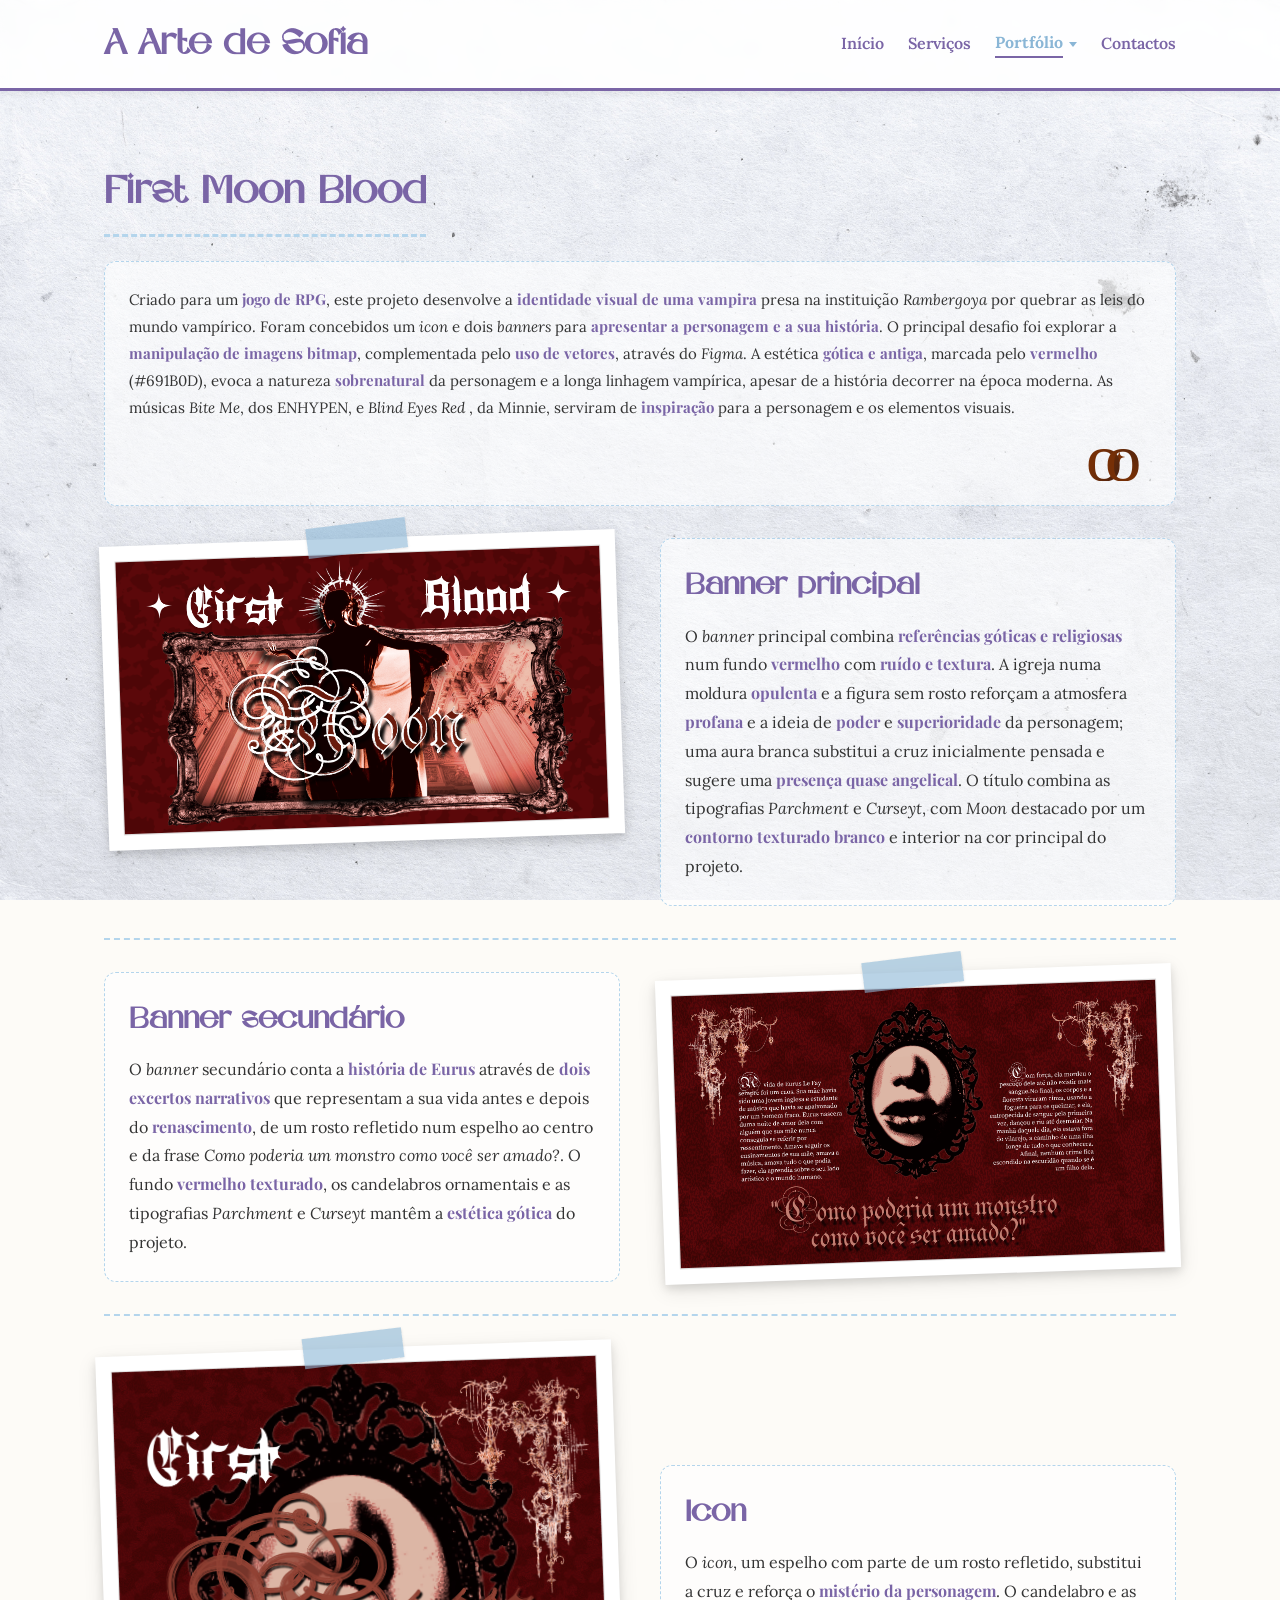
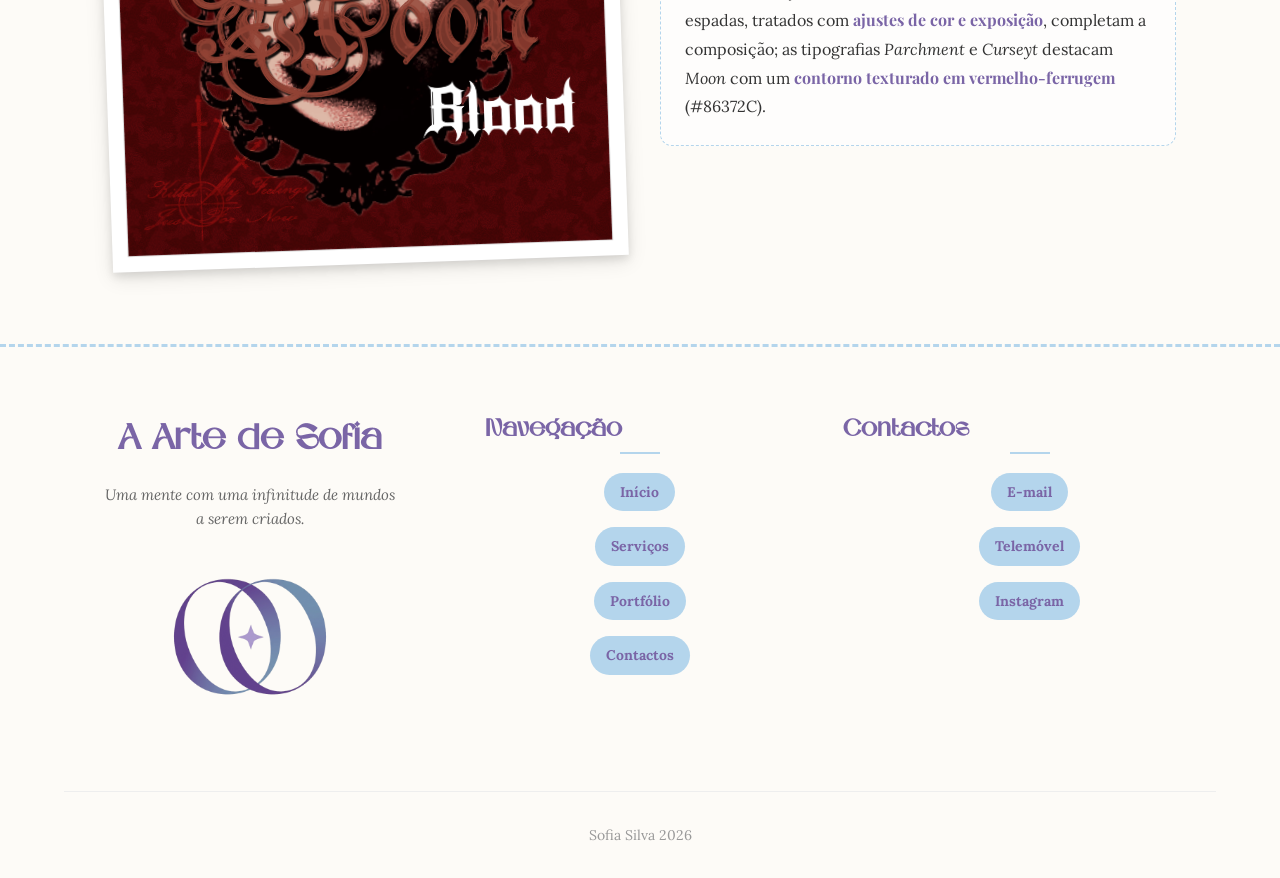
<file: html/first_moon_blood.html>
<!DOCTYPE html>
<html lang="pt-PT">
<head>
    <meta charset="UTF-8">
    <meta name="viewport" content="width=device-width, initial-scale=1.0">
    <meta name="description" content="Conheça o projeto de identidade visual First Moon Blood.">
    <title>A Arte de Sofia | First Moon Blood</title>
    <link rel="stylesheet" href="../css/style.css?v=4.22">
    <link rel="icon" type="image/png" href="../images/favicon.png">
</head>
<body>
    <header>
        <nav>
            <a href="index.html" class="logotipo">A Arte de Sofia</a>
            <ul class="ligacoes-navegacao" id="lista-navegacao">
                <li><a href="index.html">Início</a></li>
                <li><a href="services.html">Serviços</a></li>
                <li class="navegacao-portfolio">
                    <details>
                        <summary class="ativo"><span>Portfólio</span></summary>
                        <ul class="submenu-portfolio">
                            <li><a href="portfolio.html">Portfólio</a></li>
                            <li><a href="bloody_ruby.html">Bloody Ruby</a></li>
                            <li><a href="cartazes_musicais.html">Cartazes musicais</a></li>
                            <li><a href="first_moon_blood.html" class="ativo" aria-current="page"><span>First Moon Blood</span></a></li>
                        </ul>
                    </details>
                </li>
                <li><a href="contact.html">Contactos</a></li>
            </ul>
            <button type="button" class="alternar-menu" id="botao-menu">
                <div class="barra"></div>
                <div class="barra"></div>
                <div class="barra"></div>
            </button>
        </nav>
    </header>

    <main class="pagina-detalhe-projeto">
        <section class="secao-projeto">
            <h1 class="titulo-projeto" id="titulo-projeto">First Moon Blood</h1>
            <div class="descricao-projeto">
                <p>Criado para um <strong>jogo de RPG</strong>, este projeto desenvolve a <strong>identidade visual de uma vampira</strong> presa na instituição <i>Rambergoya</i> por quebrar as leis do mundo vampírico. Foram concebidos um <i>icon</i> e dois <i>banners</i> para <strong>apresentar a personagem e a sua história</strong>. O principal desafio foi explorar a <strong>manipulação de imagens bitmap</strong>, complementada pelo <strong>uso de vetores</strong>, através do <i>Figma</i>. A estética <strong>gótica e antiga</strong>, marcada pelo <strong>vermelho</strong> (#691B0D), evoca a natureza <strong>sobrenatural</strong> da personagem e a longa linhagem vampírica, apesar de a história decorrer na época moderna. As músicas <i>Bite Me</i>, dos ENHYPEN, e <i>Blind Eyes Red </i>, da Minnie, serviram de <strong>inspiração</strong> para a personagem e os elementos visuais.</p>
                <img class="logo-projeto-introducao" src="../Porfólio/First Moon Blood/logo projeto.svg" alt="Logótipo de First Moon Blood">
            </div>

            <div class="grelha-detalhe-projeto">
                <div class="item-detalhe-projeto">
                    <div class="polaroide polaroide-detalhe">
                        <div class="fita"></div>
                        <img src="../Porfólio/First Moon Blood/Banner Principal.png" alt="Banner principal de First Moon Blood">
                    </div>
                    <div class="legenda-detalhe-projeto">
                        <h2>Banner principal</h2>
                        <p>O <i>banner</i> principal combina <strong>referências góticas e religiosas</strong> num fundo <strong>vermelho</strong> com <strong>ruído e textura</strong>. A igreja numa moldura <strong>opulenta</strong> e a figura sem rosto reforçam a atmosfera <strong>profana</strong> e a ideia de <strong>poder</strong> e <strong>superioridade</strong> da personagem; uma aura branca substitui a cruz inicialmente pensada e sugere uma <strong>presença quase angelical</strong>. O título combina as tipografias <i>Parchment</i> e <i>Curseyt</i>, com <i>Moon</i> destacado por um <strong>contorno texturado branco</strong> e interior na cor principal do projeto.</p>
                    </div>
                </div>
                <div class="item-detalhe-projeto">
                    <div class="polaroide polaroide-detalhe">
                        <div class="fita"></div>
                        <img src="../Porfólio/First Moon Blood/Banner Secundário.png" alt="Banner secundário de First Moon Blood">
                    </div>
                    <div class="legenda-detalhe-projeto">
                        <h2>Banner secundário</h2>
                        <p>O <i>banner</i> secundário conta a <strong>história de Eurus</strong> através de <strong>dois excertos narrativos</strong> que representam a sua vida antes e depois do <strong>renascimento</strong>, de um rosto refletido num espelho ao centro e da frase <i>Como poderia um monstro como você ser amado?</i>. O fundo <strong>vermelho texturado</strong>, os candelabros ornamentais e as tipografias <i>Parchment</i> e <i>Curseyt</i> mantêm a <strong>estética gótica</strong> do projeto.</p>
                    </div>
                </div>
                <div class="item-detalhe-projeto">
                    <div class="polaroide polaroide-detalhe">
                        <div class="fita"></div>
                        <img src="../Porfólio/First Moon Blood/Icon.png" alt="Icon de First Moon Blood">
                    </div>
                    <div class="legenda-detalhe-projeto">
                        <h2>Icon</h2>
                        <p>O <i>icon</i>, um espelho com parte de um rosto refletido, substitui a cruz e reforça o <strong>mistério da personagem</strong>. O candelabro e as espadas, tratados com <strong>ajustes de cor e exposição</strong>, completam a composição; as tipografias <i>Parchment</i> e <i>Curseyt</i> destacam <i>Moon</i> com um <strong>contorno texturado em vermelho-ferrugem</strong> (#86372C).</p>
                    </div>
                </div>
            </div>
        </section>
    </main>

    <footer>
        <div class="contentor-rodape">
            <div class="identidade">
                <a href="index.html" class="logotipo">A Arte de Sofia</a>
                <p>Uma mente com uma infinitude de mundos a serem criados.</p>
                <img src="../images/favicon.png" alt="Símbolo da Arte de Sofia" class="imagem-identidade-rodape">
            </div>
            <nav>
                <h4 class="titulo-rodape">Navegação</h4>
                <ul>
                    <li><a href="index.html">Início</a></li>
                    <li><a href="services.html">Serviços</a></li>
                    <li><a href="portfolio.html">Portfólio</a></li>
                    <li><a href="contact.html">Contactos</a></li>
                </ul>
            </nav>
            <div>
                <h4 class="titulo-rodape">Contactos</h4>
                <div class="ligacoes-contacto-rodape">
                    <a href="mailto:sofiamonteiro.9@gmail.com">E-mail</a>
                    <a href="tel:+351934389802">Telemóvel</a>
                    <a href="https://instagram.com/soh_wish" target="_blank" rel="noopener noreferrer" title="Instagram">Instagram</a>
                </div>
            </div>
        </div>
        <div class="base-rodape">
            <p>Sofia Silva 2026</p>
        </div>
    </footer>
    <script src="../js/script.js?v=1.17"></script>
</body>
</html>
</file>
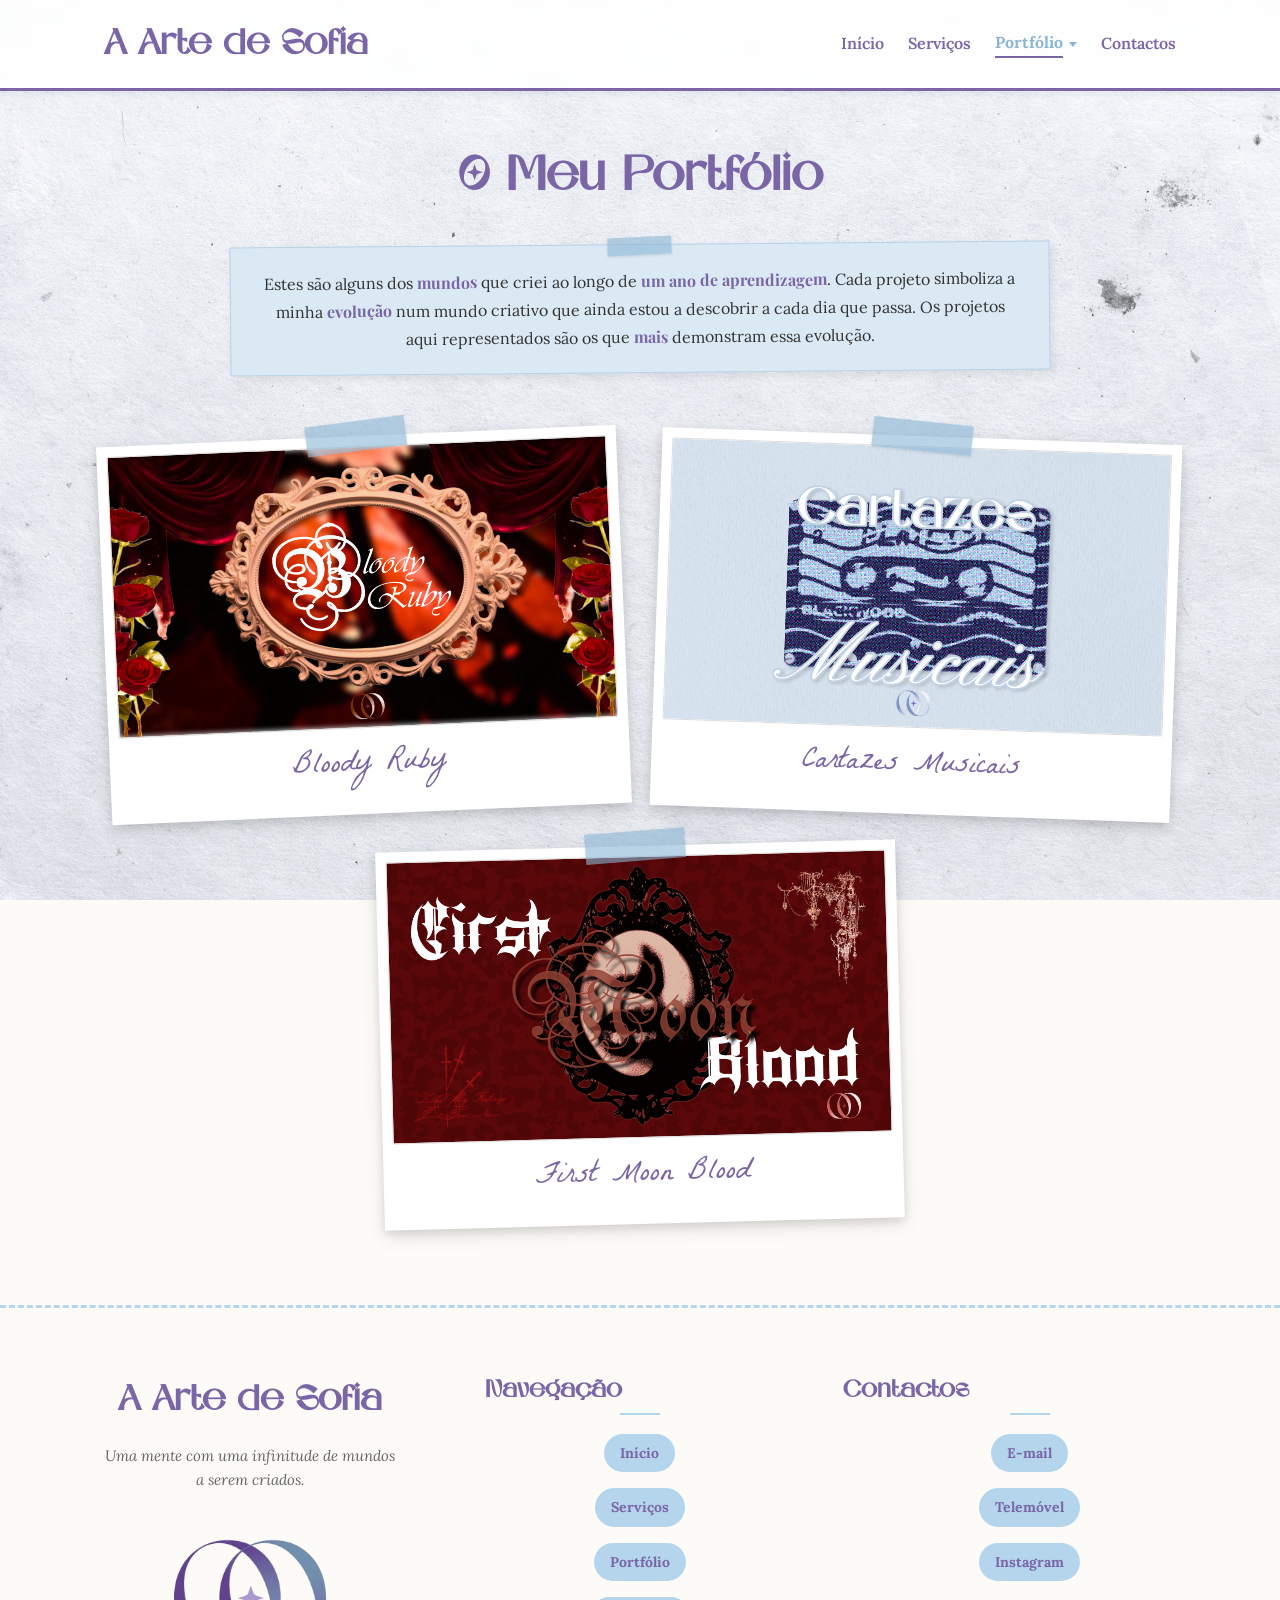
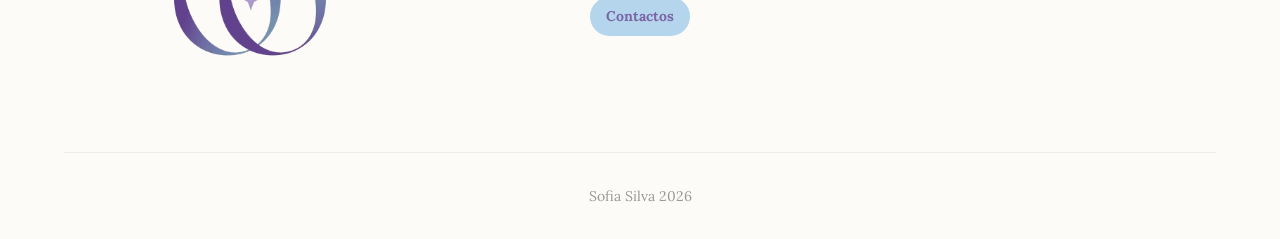
<file: html/portfolio.html>
<!DOCTYPE html>
<html lang="pt-PT">

<head>
    <meta charset="UTF-8">
    <meta name="viewport" content="width=device-width, initial-scale=1.0">
    <link rel="stylesheet" href="../css/style.css?v=4.22">
    <link rel="icon" type="image/png" href="../images/favicon.png">
</head>

<body>
    <header>
        <nav>
            <a href="index.html" class="logotipo">A Arte de Sofia</a>
            <ul class="ligacoes-navegacao" id="lista-navegacao">
                <li><a href="index.html">Início</a></li>
                <li><a href="services.html">Serviços</a></li>
                <li class="navegacao-portfolio">
                    <details>
                        <summary class="ativo"><span>Portfólio</span></summary>
                        <ul class="submenu-portfolio">
                            <li><a href="portfolio.html" class="ativo" aria-current="page"><span>Portfólio</span></a></li>
                            <li><a href="bloody_ruby.html">Bloody Ruby</a></li>
                            <li><a href="cartazes_musicais.html">Cartazes musicais</a></li>
                            <li><a href="first_moon_blood.html">First Moon Blood</a></li>
                        </ul>
                    </details>
                </li>
                <li><a href="contact.html">Contactos</a></li>
            </ul>
            <button type="button" class="alternar-menu" id="botao-menu">
                <div class="barra"></div>
                <div class="barra"></div>
                <div class="barra"></div>
            </button>
        </nav>
    </header>

    <main>
        <h1>O Meu Portfólio</h1>
        <p class="nota-introdutoria nota-introdutoria-portfolio">Estes são alguns dos <strong>mundos</strong> que criei ao longo de <strong>um ano de aprendizagem</strong>. Cada projeto simboliza a minha <strong>evolução</strong> num mundo criativo que ainda estou a descobrir a cada dia que passa. Os projetos aqui representados são os que <strong>mais</strong> demonstram essa evolução.</p>

        <section class="projetos-recentes">
            <div class="grelha-projetos-recentes">
                <a href="bloody_ruby.html" class="polaroide polaroide-projeto">
                    <div class="fita"></div>
                    <img src="../images/Desenvolvimento 31.png" alt="Bloody Ruby - Projeto por Sofia" loading="lazy">
                    <div class="legenda-polaroide">Bloody Ruby</div>
                </a>

                <a href="cartazes_musicais.html" class="polaroide polaroide-projeto">
                    <div class="fita"></div>
                    <img src="../images/Desenvolvimento 36.png" alt="Cartazes musicais - Projeto por Sofia" loading="lazy">
                    <div class="legenda-polaroide">Cartazes Musicais</div>
                </a>

                <a href="first_moon_blood.html" class="polaroide polaroide-projeto">
                    <div class="fita"></div>
                    <img src="../images/Desenvolvimento 26.png" alt="First Moon Blood - Projeto por Sofia" loading="lazy">
                    <div class="legenda-polaroide">First Moon Blood</div>
                </a>
            </div>
        </section>
    </main>

    <footer>
        <div class="contentor-rodape">
            <div class="identidade">
                <a href="index.html" class="logotipo">A Arte de Sofia</a>
                <p>Uma mente com uma infinitude de mundos a serem criados.</p>
                <img src="../images/favicon.png" alt="Símbolo da Arte de Sofia" class="imagem-identidade-rodape">
            </div>
            <nav>
                <h4 class="titulo-rodape">Navegação</h4>
                <ul>
                    <li><a href="index.html">Início</a></li>
                    <li><a href="services.html">Serviços</a></li>
                    <li><a href="portfolio.html">Portfólio</a></li>
                    <li><a href="contact.html">Contactos</a></li>
                </ul>
            </nav>
            <div>
                <h4 class="titulo-rodape">Contactos</h4>
                <div class="ligacoes-contacto-rodape">
                    <a href="mailto:sofiamonteiro.9@gmail.com">E-mail</a>
                    <a href="tel:+351934389802">Telemóvel</a>
                    <a href="https://instagram.com/soh_wish" target="_blank" rel="noopener noreferrer"
                        title="Instagram">Instagram</a>
                </div>
            </div>
        </div>
        <div class="base-rodape">
            <p>Sofia Silva 2026</p>
        </div>
    </footer>
    <script src="../js/script.js?v=1.17"></script>
</body>

</html>
</file>
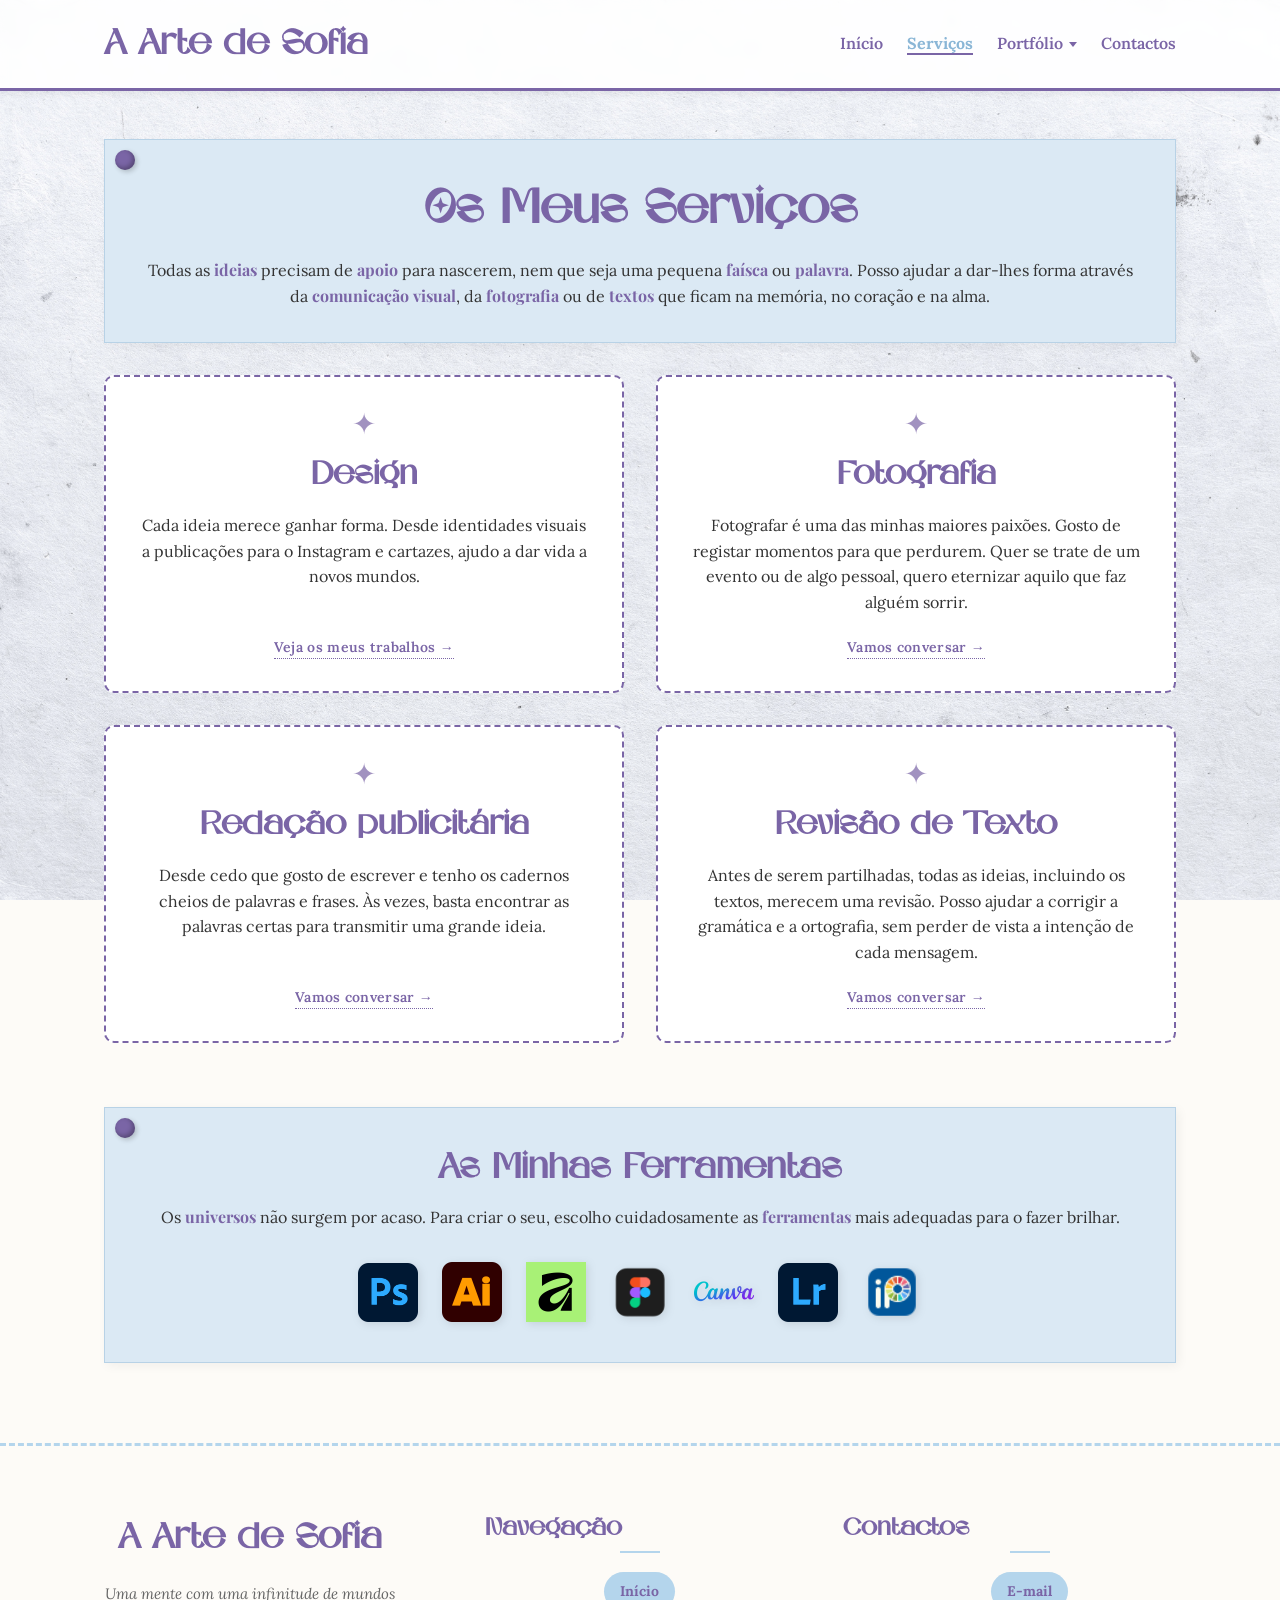
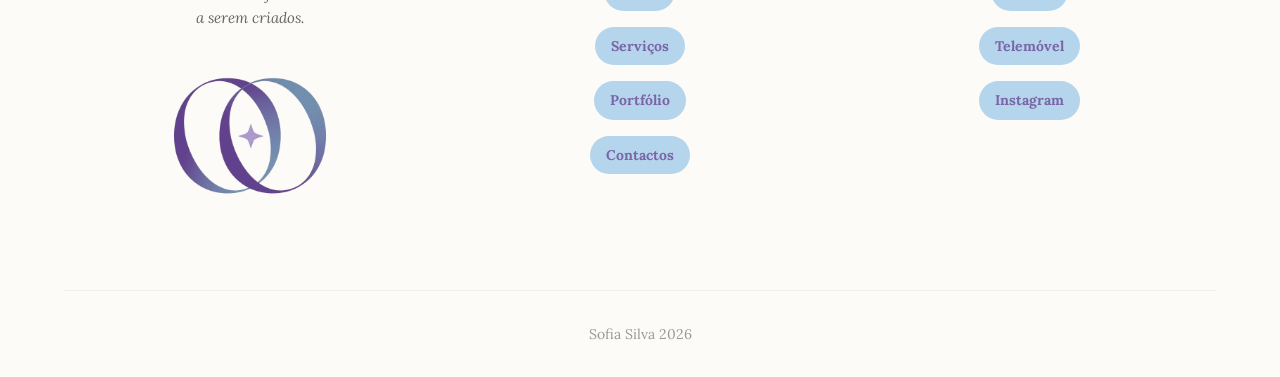
<file: html/services.html>
<!DOCTYPE html>
<html lang="pt-PT">

<head>
    <meta charset="UTF-8">
    <meta name="viewport" content="width=device-width, initial-scale=1.0">
    <title>A Arte de Sofia | Serviços</title>
    <link rel="stylesheet" href="../css/style.css?v=4.22">
    <link rel="icon" type="image/png" href="../images/favicon.png">
</head>

<body>
    <header>
        <nav>
            <a href="index.html" class="logotipo">A Arte de Sofia</a>
            <ul class="ligacoes-navegacao" id="lista-navegacao">
                <li><a href="index.html">Início</a></li>
                <li><a href="services.html" class="ativo">Serviços</a></li>
                <li class="navegacao-portfolio">
                    <details>
                        <summary>Portfólio</summary>
                        <ul class="submenu-portfolio">
                            <li><a href="portfolio.html">Portfólio</a></li>
                            <li><a href="bloody_ruby.html">Bloody Ruby</a></li>
                            <li><a href="cartazes_musicais.html">Cartazes musicais</a></li>
                            <li><a href="first_moon_blood.html">First Moon Blood</a></li>
                        </ul>
                    </details>
                </li>
                <li><a href="contact.html">Contactos</a></li>
            </ul>
            <button type="button" class="alternar-menu" id="botao-menu">
                <div class="barra"></div>
                <div class="barra"></div>
                <div class="barra"></div>
            </button>
        </nav>
    </header>

    <main>
        <div class="nota-papel introducao-servicos">
            <h1>Os Meus Serviços</h1>
            <p>Todas as <strong>ideias</strong> precisam de <strong>apoio</strong> para nascerem, nem que seja uma pequena <strong>faísca</strong> ou <strong>palavra</strong>. Posso ajudar a dar-lhes forma através da <strong>comunicação visual</strong>, da <strong>fotografia</strong> ou de <strong>textos</strong> que ficam na memória, no coração e na alma.</p>
        </div>

        <section class="grelha-servicos">
            <div class="cartao-servico">
                <div class="icone-servico">✦</div>
                <h3>Design</h3>
                <p>Cada ideia merece ganhar forma. Desde identidades visuais a publicações para o Instagram e cartazes, ajudo a dar vida a novos mundos.</p>
                <a class="ligacao-servico" href="portfolio.html">Veja os meus trabalhos →</a>
            </div>
            <div class="cartao-servico">
                <div class="icone-servico">✦</div>
                <h3>Fotografia</h3>
                <p>Fotografar é uma das minhas maiores paixões. Gosto de registar momentos para que perdurem. Quer se trate de um evento ou de algo pessoal, quero eternizar aquilo que faz alguém sorrir.</p>
                <a class="ligacao-servico" href="contact.html">Vamos conversar →</a>
            </div>
            <div class="cartao-servico">
                <div class="icone-servico">✦</div>
                <h3>Redação publicitária</h3>
                <p>Desde cedo que gosto de escrever e tenho os cadernos cheios de palavras e frases. Às vezes, basta encontrar as palavras certas para transmitir uma grande ideia.</p>
                <a class="ligacao-servico" href="contact.html">Vamos conversar →</a>
            </div>
            <div class="cartao-servico">
                <div class="icone-servico">✦</div>
                <h3>Revisão de Texto</h3>
                <p>Antes de serem partilhadas, todas as ideias, incluindo os textos, merecem uma revisão. Posso ajudar a corrigir a gramática e a ortografia, sem perder de vista a intenção de cada mensagem.</p>
                <a class="ligacao-servico" href="contact.html">Vamos conversar →</a>
            </div>
        </section>

        <section class="nota-papel ferramentas-servicos">
            <h2>As Minhas Ferramentas</h2>
            <p>Os <strong>universos</strong> não surgem por acaso. Para criar o seu, escolho cuidadosamente as <strong>ferramentas</strong> mais adequadas para o fazer brilhar.</p>

            <div class="programas">
                <a>
                    <img src="../images/Adobe_Photoshop_CC_icon.svg.png" alt="Adobe Photoshop" class="icone-programa">
                </a>
                <a>
                    <img src="../images/Adobe_Illustrator_CC_icon.svg.png" alt="Adobe Illustrator" class="icone-programa">
                </a>
                <a>
                    <img src="../images/Affinity_(App)_Logo.svg.png" alt="Affinity" class="icone-programa">
                </a>
                <a>
                    <img src="../images/Figma_CC_icon.png.png" alt="Figma" class="icone-programa">
                </a>
                <a>
                    <img src="../images/Canva_logo.svg.png" alt="Canva" class="icone-programa">
                </a>
                <a>
                    <img src="../images/Adobe_Photoshop_Lightroom_CC_logo.svg.png" alt="Adobe Lightroom" class="icone-programa">
                </a>
                <a>
                    <img src="../images/Ibis_Paint_X_CC_logo.png.png" alt="Ibis Paint X" class="icone-programa">
                </a>
            </div>
        </section>

    </main>

    <footer>
        <div class="contentor-rodape">
            <div class="identidade">
                <a href="index.html" class="logotipo">A Arte de Sofia</a>
                <p>Uma mente com uma infinitude de mundos a serem criados.</p>
                <img src="../images/favicon.png" alt="Símbolo da Arte de Sofia" class="imagem-identidade-rodape">
            </div>
            <nav>
                <h4 class="titulo-rodape">Navegação</h4>
                <ul>
                    <li><a href="index.html">Início</a></li>
                    <li><a href="services.html">Serviços</a></li>
                    <li><a href="portfolio.html">Portfólio</a></li>
                    <li><a href="contact.html">Contactos</a></li>
                </ul>
            </nav>
            <div>
                <h4 class="titulo-rodape">Contactos</h4>
                <div class="ligacoes-contacto-rodape">
                    <a href="mailto:sofiamonteiro.9@gmail.com">E-mail</a>
                    <a href="tel:+351934389802">Telemóvel</a>
                    <a href="https://instagram.com/soh_wish" target="_blank"
                        rel="noopener noreferrer">Instagram</a>
                </div>
            </div>
        </div>
        <div class="base-rodape">
            <p>Sofia Silva 2026</p>
        </div>
    </footer>
    <script src="../js/script.js?v=1.17"></script>
</body>

</html>
</file>
<file: css/style.css>
@font-face {
  font-family: 'Amoria';
  src: url('../fontes/AMORIA.otf') format('opentype');
  font-weight: normal;
  font-style: normal;
  font-display: swap;
}
@font-face {
  font-family: 'La Belle Aurore';
  src: url('../fontes/LaBelleAurore-Regular.ttf') format('truetype');
  font-weight: normal;
  font-style: normal;
  font-display: swap;
}
@font-face {
  font-family: 'Lora';
  src: url('../fontes/Lora-VariableFont_wght.ttf') format('truetype-variations');
  font-weight: 200 900;
  font-style: normal;
  font-display: swap;
}
@font-face {
  font-family: 'Lora';
  src: url('../fontes/Lora-Italic-VariableFont_wght.ttf') format('truetype-variations');
  font-weight: 200 900;
  font-style: italic;
  font-display: swap;
}
@font-face {
  font-family: 'Crimson Pro';
  src: url('../fontes/CrimsonPro-VariableFont_wght.ttf') format('truetype-variations');
  font-weight: 200 900;
  font-style: normal;
  font-display: swap;
}
@font-face {
  font-family: 'Crimson Pro';
  src: url('../fontes/CrimsonPro-Italic-VariableFont_wght.ttf') format('truetype-variations');
  font-weight: 200 900;
  font-style: italic;
  font-display: swap;
}
@font-face {
  font-family: 'Playfair Display';
  src: url('../fontes/PlayfairDisplay-VariableFont_wght.ttf') format('truetype-variations');
  font-weight: 400 900;
  font-style: normal;
  font-display: swap;
}
@font-face {
  font-family: 'Playfair Display';
  src: url('../fontes/PlayfairDisplay-Italic-VariableFont_wght.ttf') format('truetype-variations');
  font-weight: 400 900;
  font-style: italic;
  font-display: swap;
}
* {
  margin: 0;
  padding: 0;
  box-sizing: border-box;
}
body {
  color: #333;
  font-family: 'Lora', serif;
  line-height: 1.6;
  background-color: #fdfbf7;
  background-image: linear-gradient(#FFFFFF26, #FFFFFF26), url('../images/Texturelabs_Paper_301XL.jpg');
  background-repeat: no-repeat;
  background-position: center;
  background-size: cover;
  background-attachment: fixed;
  overflow-x: hidden;
}
header {
  position: sticky;
  top: 0;
  z-index: 1000;
  background: #FFFFFFE6;
  border-bottom: 3px solid #7a65a6;
  box-shadow: 0 4px 6px #0000000D;
  backdrop-filter: blur(5px);
}
header nav {
  display: flex;
  align-items: center;
  justify-content: space-between;
  max-width: 1200px;
  margin: 0 auto;
  padding: 16px 5%;
}
.logotipo {
  color: #7a65a6;
  font-family: 'Amoria', serif;
  font-size: 35px;
  font-weight: bold;
  text-decoration: none;
}
.logotipo:hover {
  color: #9c89c8;
}
.ligacoes-navegacao {
  display: flex;
  align-items: center;
  justify-content: flex-end;
  gap: 24px;
  list-style: none;
}
.ligacoes-navegacao a {
  color: #7a65a6;
  font-size: 16px;
  font-weight: 600;
  text-decoration: none;
}
.ligacoes-navegacao a:hover,
.ligacoes-navegacao a.ativo,
.ligacoes-navegacao summary:hover,
.ligacoes-navegacao summary.ativo {
  color: #8ab6d6;
}
.ligacoes-navegacao a.ativo {
  border-bottom: 2px solid #7a65a6;
  font-weight: bold;
}
.ligacoes-navegacao summary.ativo {
  font-weight: bold;
}
.ligacoes-navegacao summary.ativo span {
  border-bottom: 2px solid #7a65a6;
}
.ligacoes-navegacao details {
  position: relative;
}
.ligacoes-navegacao summary {
  display: flex;
  align-items: center;
  gap: 6px;
  color: #7a65a6;
  font-size: 16px;
  font-weight: 600;
  cursor: pointer;
  list-style: none;
}
.ligacoes-navegacao summary::-webkit-details-marker {
  display: none;
}
.ligacoes-navegacao summary::after {
  width: 0;
  height: 0;
  border-top: 5px solid #7a65a6;
  border-right: 4px solid #00000000;
  border-left: 4px solid #00000000;
  content: '';
  transition: transform 0.2s ease;
}
.ligacoes-navegacao summary:hover::after,
.ligacoes-navegacao summary.ativo::after {
  border-top-color: #8ab6d6;
}
.ligacoes-navegacao details[open] summary::after {
  transform: rotate(180deg);
}
.submenu-portfolio {
  position: absolute;
  top: calc(100% + 12px);
  right: 0;
  z-index: 1002;
  min-width: 180px;
  padding: 8px 0;
  border: 2px dashed #8ab6d6;
  border-radius: 8px;
  background: #fff;
  box-shadow: 0 6px 18px #0000001F;
  list-style: none;
}
.submenu-portfolio a {
  display: block;
  padding: 9px 12px;
  white-space: nowrap;
}
.submenu-portfolio a:hover:not(.ativo) {
  background: #f3eff8;
}
.submenu-portfolio a.ativo {
  background: transparent;
  border-bottom: 0;
}
.submenu-portfolio a.ativo span {
  display: inline-block;
  border-bottom: 2px solid #7a65a6;
  background: #f3eff8;
}
.alternar-menu {
  position: relative;
  z-index: 1002;
  display: none;
  flex-direction: column;
  align-self: center;
  gap: 5px;
  padding: 0;
  border: 0;
  border-radius: 0;
  background: #00000000;
}
.alternar-menu:hover .barra,
.alternar-menu.menu-ativo .barra {
  background-color: #8ab6d6;
}
.alternar-menu:hover {
  background: #00000000;
}
.alternar-menu .barra {
  width: 30px;
  height: 4px;
  border-radius: 2px;
  background-color: #7a65a6;
  transition: 0.3s ease;
}
.alternar-menu.menu-ativo .barra:nth-child(1) {
  transform: translateY(9px) rotate(45deg);
}
.alternar-menu.menu-ativo .barra:nth-child(2) {
  opacity: 0;
}
.alternar-menu.menu-ativo .barra:nth-child(3) {
  transform: translateY(-9px) rotate(-45deg);
}
body.menu-aberto {
  overflow: hidden;
}
main {
  max-width: 1200px;
  margin: 48px auto;
  padding: 0 5%;
  text-align: center;
}
.nota-papel {
  position: relative;
  padding: 32px;
  border: 1px solid #b8d2e6;
  background-color: #dbe9f4;
  box-shadow: 3px 3px 10px #0000000D;
}
.nota-papel::before {
  position: absolute;
  top: 10px;
  left: 10px;
  width: 20px;
  height: 20px;
  border-radius: 50%;
  background-color: #7a65a6;
  box-shadow: inset -2px -2px 5px #0000004D, 2px 2px 5px #00000033;
  content: '';
}
.nota-introdutoria {
  position: relative;
  display: inline-block;
  max-width: 720px;
  margin: 20px auto 32px;
  padding: 22px 28px 20px;
  border: 1px solid #b8d2e6;
  background: #dbe9f4;
  box-shadow: 3px 4px 10px #00000014;
  font-size: 16px;
  line-height: 1.7;
  text-align: center;
  transform: rotate(-0.5deg);
}
.nota-introdutoria::before {
  position: absolute;
  top: -8px;
  left: 50%;
  width: 64px;
  height: 18px;
  background: #8ab6d699;
  box-shadow: 0 1px 3px #0000001A;
  content: '';
  transform: translateX(-50%) rotate(-2deg);
  pointer-events: none;
}
.nota-introdutoria-portfolio {
  max-width: 820px;
}
h1,
h2,
h3 {
  color: #7a65a6;
  font-family: 'Amoria', serif;
}
h1 {
  display: inline-block;
  margin-bottom: 8px;
  font-size: 48px;
}
h2 {
  margin-bottom: 8px;
  font-size: 35px;
}
h3 {
  margin-bottom: 8px;
  font-size: 29px;
}
h4 {
  margin-bottom: 8px;
  font-family: 'Crimson Pro', serif;
  text-align: left;
}
strong,
b {
  color: #7a65a6;
  font-family: 'Playfair Display', serif;
}
.polaroide {
  position: relative;
  display: flex;
  flex-direction: column;
  align-items: center;
  align-self: start;
  width: 100%;
  padding: 15px;
  background: #fff;
  box-shadow: 0 4px 8px #0000001A, 0 6px 20px #0000001A;
  transform: rotate(-2deg);
}
.polaroide:nth-child(even) {
  transform: rotate(3deg);
}
.polaroide img {
  display: block;
  width: 100%;
  height: auto;
  margin: 0 auto;
  border: 1px solid #ddd;
}
.legenda-polaroide {
  margin: 10px 0 4px;
  color: #7a65a6;
  font-family: 'La Belle Aurore', cursive;
  font-size: 24px;
  text-align: center;
}
.fita {
  position: absolute;
  top: -15px;
  left: 50%;
  z-index: 2;
  width: 100px;
  height: 30px;
  background-color: #8AB6D699;
  box-shadow: 0 1px 3px #0000001A;
  transform: translateX(-50%) rotate(-5deg);
  pointer-events: none;
}
.hero-zone {
  display: grid;
  grid-template-columns: 0.7fr 1.3fr;
  align-items: center;
  gap: 48px;
  margin: 32px 0 32px;
  padding-bottom: 32px;
  border-bottom: 2px dashed #b4d5ec;
}
.texto-hero-zone {
  color: #7a65a6;
  text-align: left;
}
.texto-hero-zone h1 {
  display: block;
  margin-bottom: 16px;
  font-family: 'Amoria', serif;
  font-size: 56px;
  line-height: 1.2;
  text-align: center;
}
.texto-hero-zone p {
  color: #8ab6d6;
  font-family: 'La Belle Aurore', cursive;
  font-size: 22px;
  line-height: 1.6;
  text-align: center;
}
.texto-hero-zone .imagem-identidade-rodape {
  margin-top: 8px;
}
.polaroide-hero-zone {
  max-width: 620px;
  margin: 0 auto;
  padding-bottom: 38px;
  transform: rotate(2deg);
}
.imagem-hero-zone {
  display: block;
  width: 100%;
  height: auto;
}
.destaque {
  display: flex;
  align-items: center;
  gap: 48px;
  margin-top: 32px;
}
.introducao-designer {
  margin-top: 48px;
  padding-top: 48px;
  border-top: 2px dashed #b4d5ec;
}
.texto-destaque {
  flex: 1;
  text-align: left;
}
.texto-destaque p {
  margin-bottom: 16px;
  font-size: 19px;
}
.assinatura {
  margin-top: 24px;
  text-align: right;
}
.imagem-assinatura {
  width: 120px;
  height: auto;
}
.galeria-fotos-destaque {
  display: flex;
  flex: 1;
  flex-direction: column;
  gap: 32px;
  width: 100%;
  max-width: 520px;
  margin: 0 auto;
}
.convite-criacao {
  margin: 48px 0 64px;
  padding: 40px 24px;
  border: 2px dashed #b4d5ec;
  border-radius: 12px;
  background: #FFFFFF99;
  text-align: center;
}
.convite-criacao h2 {
  margin-bottom: 24px;
  color: #7a65a6;
  font-family: 'Amoria', serif;
  font-size: 35px;
}
.botoes-convite {
  display: flex;
  justify-content: center;
  gap: 16px;
}
.botao-convite {
  display: inline-block;
  min-width: 150px;
  padding: 15px 30px;
  border-radius: 5px;
  background-color: #7a65a6;
  color: #fff;
  font-family: 'Amoria', serif;
  font-size: 19px;
  text-decoration: none;
  transition: background-color 0.3s;
}
.botao-convite:hover {
  background-color: #8ab6d6;
}
.projetos-recentes {
  display: flex;
  flex-direction: column;
  align-items: center;
  margin: 32px 0 48px;
}
.titulo-projetos-recentes {
  display: inline-block;
  margin-bottom: 12px;
  font-size: 51px;
}
.introducao-projetos-recentes {
  margin-bottom: 32px;
}
.titulo-projetos-recentes::after {
  display: block;
  width: 70px;
  height: 3px;
  margin: 10px auto 0;
  border-radius: 2px;
  background: #b4d5ec;
  content: '';
}
.secao-projeto {
  margin-top: 48px;
}
.titulo-projeto {
  margin: 24px 0 24px;
  padding-bottom: 10px;
  border-bottom: 3px dashed #b4d5ec;
  color: #7a65a6;
  font-family: 'Amoria', serif;
  font-size: 38px;
  font-weight: 600;
  text-align: left;
}
.grelha-projetos-recentes {
  display: grid;
  grid-template-columns: repeat(2, 1fr);
  align-items: start;
  gap: 32px;
  width: 100%;
}
.grelha-projetos-recentes > .polaroide-projeto:nth-child(odd):last-child {
  grid-column: 1 / -1;
  justify-self: center;
  width: calc(50% - 16px);
}
.botao-explorar-universos {
  display: inline-block;
  margin-top: 32px;
  padding: 15px 30px;
  border-radius: 5px;
  background-color: #7a65a6;
  color: #fff;
  font-family: 'Amoria', serif;
  font-size: 19px;
  text-decoration: none;
  transition: background-color 0.3s;
}
.botao-explorar-universos:hover {
  background-color: #8ab6d6;
}
.polaroide-projeto {
  padding: 10px 10px 20px;
  color: inherit;
  text-decoration: none;
}
.polaroide-projeto:nth-child(1) {
  transform: rotate(-2.5deg);
}
.polaroide-projeto:nth-child(2) {
  transform: rotate(2deg);
}
.polaroide-projeto:nth-child(2) .fita {
  transform: translateX(-50%) rotate(4deg);
}
.polaroide-projeto:nth-child(3) {
  transform: rotate(-1.5deg);
}
.polaroide-projeto:nth-child(3) .fita {
  transform: translateX(-50%) rotate(-3deg);
}
.polaroide-projeto img {
  border-radius: 2px;
}
.polaroide-projeto .legenda-polaroide {
  margin: 14px 0 4px;
  color: #7a65a6;
  font-family: 'La Belle Aurore', cursive;
  font-size: 30px;
  text-align: center;
  text-decoration: none;
}
.descricao-projeto {
  display: flex;
  flex-direction: column;
  align-items: flex-end;
  gap: 12px;
  margin: 0 0 32px;
  padding: 24px;
  border: 1px dashed #b4d5ec;
  border-radius: 12px;
  background: #FFFFFF99;
}
.descricao-projeto p {
  align-self: stretch;
  font-size: 15px;
  line-height: 1.8;
  text-align: left;
}
.logo-projeto-introducao {
  width: 64px;
  height: auto;
  object-fit: contain;
}
.pagina-detalhe-projeto {
  text-align: left;
}
.pagina-detalhe-projeto .titulo-projeto {
  margin-top: 24px;
}
.grelha-detalhe-projeto {
  display: flex;
  flex-direction: column;
  gap: 32px;
  margin-top: 32px;
}
.item-detalhe-projeto {
  display: grid;
  grid-template-columns: 1fr 1fr;
  align-items: center;
  gap: 40px;
  margin: 0;
  padding: 0 0 32px;
  border-bottom: 2px dashed #b4d5ec;
}
.item-detalhe-projeto:last-child {
  padding-bottom: 0;
  border-bottom: 0;
}
.item-detalhe-projeto:nth-child(even) .polaroide-detalhe {
  grid-column: 2;
  grid-row: 1;
}
.item-detalhe-projeto:nth-child(even) .legenda-detalhe-projeto {
  grid-column: 1;
  grid-row: 1;
}
.polaroide-detalhe {
  width: 100%;
  max-width: 600px;
  margin: 0 auto;
}
.polaroide-brandboard {
  max-width: 520px;
}
.legenda-detalhe-projeto {
  padding: 24px;
  border: 1px dashed #b4d5ec;
  border-radius: 12px;
  background: #FFFFFF99;
}
.legenda-detalhe-projeto h2 {
  margin-bottom: 12px;
  color: #7a65a6;
  font-family: 'Amoria', serif;
  font-size: 29px;
  text-align: left;
}
.legenda-detalhe-projeto p {
  font-size: 16px;
  line-height: 1.8;
}
.introducao-servicos {
  margin-bottom: 32px;
}
.grelha-servicos {
  display: grid;
  grid-template-columns: repeat(2, 1fr);
  gap: 32px;
  margin-top: 32px;
}
.cartao-servico {
  display: flex;
  flex-direction: column;
  align-items: center;
  gap: 8px;
  width: 100%;
  padding: 32px;
  border: 2px dashed #7a65a6;
  border-radius: 10px;
  background: #fff;
  text-align: center;
}
.icone-servico {
  margin-bottom: 4px;
  color: #7a65a6;
  font-size: 29px;
  line-height: 1;
  opacity: 0.7;
}
.cartao-servico h3 {
  margin-bottom: 4px;
  font-size: 32px;
}
.cartao-servico p {
  flex: 1;
}
.ligacao-servico {
  margin-top: 12px;
  border-bottom: 1px dotted #7a65a6;
  color: #7a65a6;
  font-size: 14px;
  font-weight: 600;
  letter-spacing: 0.3px;
  text-decoration: none;
}
.cartao-servico:hover .ligacao-servico,
.cartao-servico:focus-visible .ligacao-servico {
  border-color: #8ab6d6;
  color: #8ab6d6;
}
.ferramentas-servicos {
  margin-top: 64px;
}
.programas {
  display: flex;
  flex-wrap: wrap;
  justify-content: center;
  gap: 24px;
  margin-top: 32px;
}
.icone-programa {
  width: 60px;
  height: 60px;
  object-fit: contain;
  filter: drop-shadow(2px 2px 4px #0000001A);
}
.contentor-contacto {
  max-width: 600px;
  margin: 0 auto;
}
.painel-contacto {
  margin-bottom: 32px;
  padding: 24px;
  border: 1px dashed #7a65a6;
  border-radius: 8px;
  background: #FFFFFF99;
  color: #1f1f1f;
  text-align: left;
}
.painel-contacto p {
  margin-bottom: 8px;
}
.painel-contacto p:last-child {
  margin-bottom: 0;
}
.painel-contacto a {
  color: #7a65a6;
  text-decoration: none;
}
.introducao-contacto {
  margin-bottom: 32px;
}
form {
  display: flex;
  flex-direction: column;
  gap: 24px;
}
.campo-formulario {
  display: flex;
  flex-direction: column;
  gap: 6px;
}
input,
textarea {
  width: 100%;
  padding: 15px;
  border: 2px solid #b4d5ec;
  border-radius: 5px;
  background-color: #fff;
  color: #333;
  font-family: 'Lora', serif;
  font-size: 16px;
}
input:focus,
textarea:focus {
  border-color: #7a65a6;
  outline: none;
}
form label {
  color: #7a65a6;
  font-weight: bold;
  text-align: left;
}
button {
  align-self: flex-start;
  padding: 15px 30px;
  border: 0;
  border-radius: 5px;
  background-color: #7a65a6;
  color: #fff;
  font-family: 'Amoria', serif;
  font-size: 19px;
  cursor: pointer;
  transition: background-color 0.3s;
}
button:hover {
  background-color: #8ab6d6;
}
button:focus-visible,
a:focus-visible,
input:focus-visible,
textarea:focus-visible {
  outline: 3px solid #8ab6d6;
  outline-offset: 3px;
}
footer {
  margin-top: 80px;
  padding: 64px 5% 32px;
  border-top: 3px dashed #b4d5ec;
}
.contentor-rodape {
  display: grid;
  grid-template-columns: 1.2fr 1fr 1.2fr;
  align-items: start;
  justify-items: center;
  gap: 48px;
  max-width: 1200px;
  margin: 0 auto;
  text-align: center;
}
.contentor-rodape > * {
  width: 100%;
  min-width: 0;
}
.contentor-rodape h4 {
  position: relative;
  margin-bottom: 24px;
  color: #7a65a6;
  font-family: 'Amoria', serif;
  font-size: 24px;
}
.contentor-rodape h4::after {
  position: absolute;
  bottom: -5px;
  left: 50%;
  width: 40px;
  height: 2px;
  background: #b4d5ec;
  content: '';
  transform: translateX(-50%);
}
.contentor-rodape ul {
  display: flex;
  flex-direction: column;
  align-items: center;
  gap: 16px;
  list-style: none;
}
.contentor-rodape ul li {
  margin: 0;
}
.contentor-rodape ul li a,
.ligacoes-contacto-rodape a {
  display: inline-flex;
  align-items: center;
  padding: 8px 16px;
  border-radius: 20px;
  background: #b4d5ec;
  color: #7a65a6;
  font-size: 14px;
  font-weight: bold;
  text-decoration: none;
}
.contentor-rodape ul li a:hover,
.contentor-rodape ul li a:focus-visible,
.ligacoes-contacto-rodape a:hover,
.ligacoes-contacto-rodape a:focus-visible {
  background: #7a65a6;
  color: #fff;
}
.identidade p {
  max-width: 300px;
  margin: 16px auto 0;
  color: #666;
  font-size: 15px;
  font-style: italic;
}
.contentor-rodape > .identidade {
  text-align: center;
}
.imagem-identidade-rodape {
  display: block;
  width: 180px;
  max-width: 100%;
  height: auto;
  margin: 16px auto 0;
}
.ligacoes-contacto-rodape {
  display: flex;
  flex-direction: column;
  align-items: center;
  gap: 16px;
  margin-top: 8px;
}
.base-rodape {
  margin-top: 64px;
  padding-top: 32px;
  border-top: 1px solid #eee;
  color: #999;
  font-size: 14px;
  text-align: center;
}
@media (max-width: 900px) {
  header nav {
    padding: 16px 3%;
  }
  .hero-zone {
    grid-template-columns: 0.9fr 1.1fr;
    gap: 32px;
  }
  .destaque {
    gap: 32px;
  }
  .grelha-projetos-recentes {
    grid-template-columns: repeat(2, 1fr);
    gap: 24px;
  }
  .grelha-projetos-recentes > .polaroide-projeto:nth-child(odd):last-child {
    width: calc(50% - 12px);
  }
  .contentor-rodape {
    grid-template-columns: 1fr 1fr;
  }
  .contentor-rodape > .identidade {
    grid-column: span 2;
  }
}
@media (max-width: 768px) {
  body {
    font-size: 15px;
  }
  header {
    position: fixed;
    width: 100%;
  }
  header nav {
    padding: 13px 5%;
  }
  .item-detalhe-projeto {
    grid-template-columns: 1fr;
    gap: 24px;
  }
  .item-detalhe-projeto:nth-child(even) .polaroide-detalhe,
  .item-detalhe-projeto:nth-child(even) .legenda-detalhe-projeto {
    grid-column: auto;
    grid-row: auto;
  }
  .legenda-detalhe-projeto {
    text-align: center;
  }
  .legenda-detalhe-projeto h2 {
    text-align: center;
  }
  .ligacoes-navegacao {
    position: fixed;
    inset: 0;
    z-index: 1001;
    flex-direction: column;
    justify-content: center;
    gap: 32px;
    width: 100%;
    height: 100vh;
    background-color: #fdfbf7;
    background-image: linear-gradient(#FFFFFF26, #FFFFFF26), url('../images/Texturelabs_Paper_301XL.jpg');
    background-position: center;
    background-size: cover;
    border-top: 3px solid #7a65a6;
    opacity: 0;
    visibility: hidden;
    transition: opacity 0.3s ease, visibility 0.3s ease;
  }
  .ligacoes-navegacao.ativo {
    opacity: 1;
    visibility: visible;
  }
  .ligacoes-navegacao a,
  .ligacoes-navegacao summary {
    font-size: 21px;
  }
  .alternar-menu {
    display: flex;
  }
  .submenu-portfolio {
    position: static;
    min-width: 0;
    padding: 6px 0;
    border: 2px dashed #8ab6d6;
    background: #00000000;
    box-shadow: none;
    text-align: center;
  }
  .submenu-portfolio a {
    font-size: 16px;
  }
  main {
    margin: 96px auto 32px;
  }
  .destaque {
    flex-direction: column;
    align-items: center;
    gap: 40px;
    margin-top: 32px;
  }
  .hero-zone {
    grid-template-columns: 1fr;
    row-gap: 40px;
    margin: 24px 0 48px;
  }
  .polaroide-hero-zone {
    grid-row: 1;
  }
  .texto-hero-zone {
    grid-row: 2;
    text-align: center;
  }
  .texto-hero-zone h1 {
    font-size: 48px;
  }
  .introducao-designer {
    margin-top: 32px;
    padding-top: 32px;
  }
  .texto-destaque {
    width: 100%;
    max-width: 520px;
  }
  .texto-destaque p {
    margin-bottom: 14px;
    font-size: 17px;
  }
  .texto-destaque h1 {
    margin-bottom: 13px;
  }
  .galeria-fotos-destaque {
    max-width: 440px;
  }
  .nota-papel {
    padding: 29px 26px;
    border-radius: 4px;
    box-shadow: 4px 4px 14px #00000014;
  }
  .nota-papel::before {
    top: 10px;
    left: 10px;
    width: 16px;
    height: 16px;
  }
  .polaroide {
    padding: 8px;
  }
  .legenda-polaroide {
    font-size: 18px;
  }
  .fita {
    top: -10px;
    width: 60px;
    height: 20px;
  }
  .grelha-servicos {
    grid-template-columns: 1fr;
    gap: 24px;
  }
}
@media (max-width: 600px) {
  .logotipo {
    font-size: 32px;
  }
  .destaque {
    gap: 29px;
    margin-top: 16px;
  }
  .hero-zone {
    margin-top: 16px;
  }
  .texto-hero-zone h1 {
    font-size: 36px;
  }
  .texto-hero-zone p {
    font-size: 22px;
  }
  .texto-hero-zone .imagem-identidade-rodape {
    width: 120px;
  }
  .identidade .logotipo {
    font-size: 28px;
  }
  .identidade p {
    font-size: 17px;
  }
  .identidade .imagem-identidade-rodape {
    width: 100px;
  }
  .introducao-designer {
    margin-top: 24px;
    padding-top: 24px;
  }
  .convite-criacao {
    margin: 32px 0 48px;
    padding: 32px 16px;
  }
  .convite-criacao h2 {
    font-size: 29px;
  }
  .botoes-convite {
    flex-wrap: wrap;
  }
  .item-detalhe-projeto {
    gap: 16px;
  }
  .texto-destaque h1 {
    font-size: 28px;
  }
  .texto-destaque p {
    margin-bottom: 12px;
    font-size: 16px;
    line-height: 1.55;
  }
  .nota-papel {
    padding: 24px 20px;
  }
  .polaroide {
    margin-bottom: 16px;
    padding: 6px 6px 20px;
  }
  .polaroide-projeto {
    padding: 10px 10px 20px;
  }
  .legenda-polaroide {
    margin-top: 5px;
    font-size: 15px;
  }
  .fita {
    top: -8px;
    width: 45px;
    height: 15px;
  }
  .grelha-projetos-recentes {
    grid-template-columns: 1fr;
    gap: 32px;
    max-width: 600px;
    margin: 0 auto;
  }
  .grelha-projetos-recentes > .polaroide-projeto:nth-child(odd):last-child {
    grid-column: auto;
    justify-self: stretch;
    width: 100%;
  }
}
@media (max-width: 480px) {
  h1 {
    font-size: 32px;
  }
  h2 {
    font-size: 24px;
  }
  h3 {
    font-size: 19px;
  }
  .titulo-projetos-recentes {
    font-size: 35px;
  }
  .titulo-projeto {
    font-size: 29px;
  }
  .polaroide-projeto .legenda-polaroide {
    font-size: 22px;
  }
}
@media (prefers-reduced-motion: reduce) {
  *,
  *::before,
  *::after {
    scroll-behavior: auto;
    transition-duration: 0.01ms;
    animation-duration: 0.01ms;
    animation-iteration-count: 1;
  }
}
</file>
